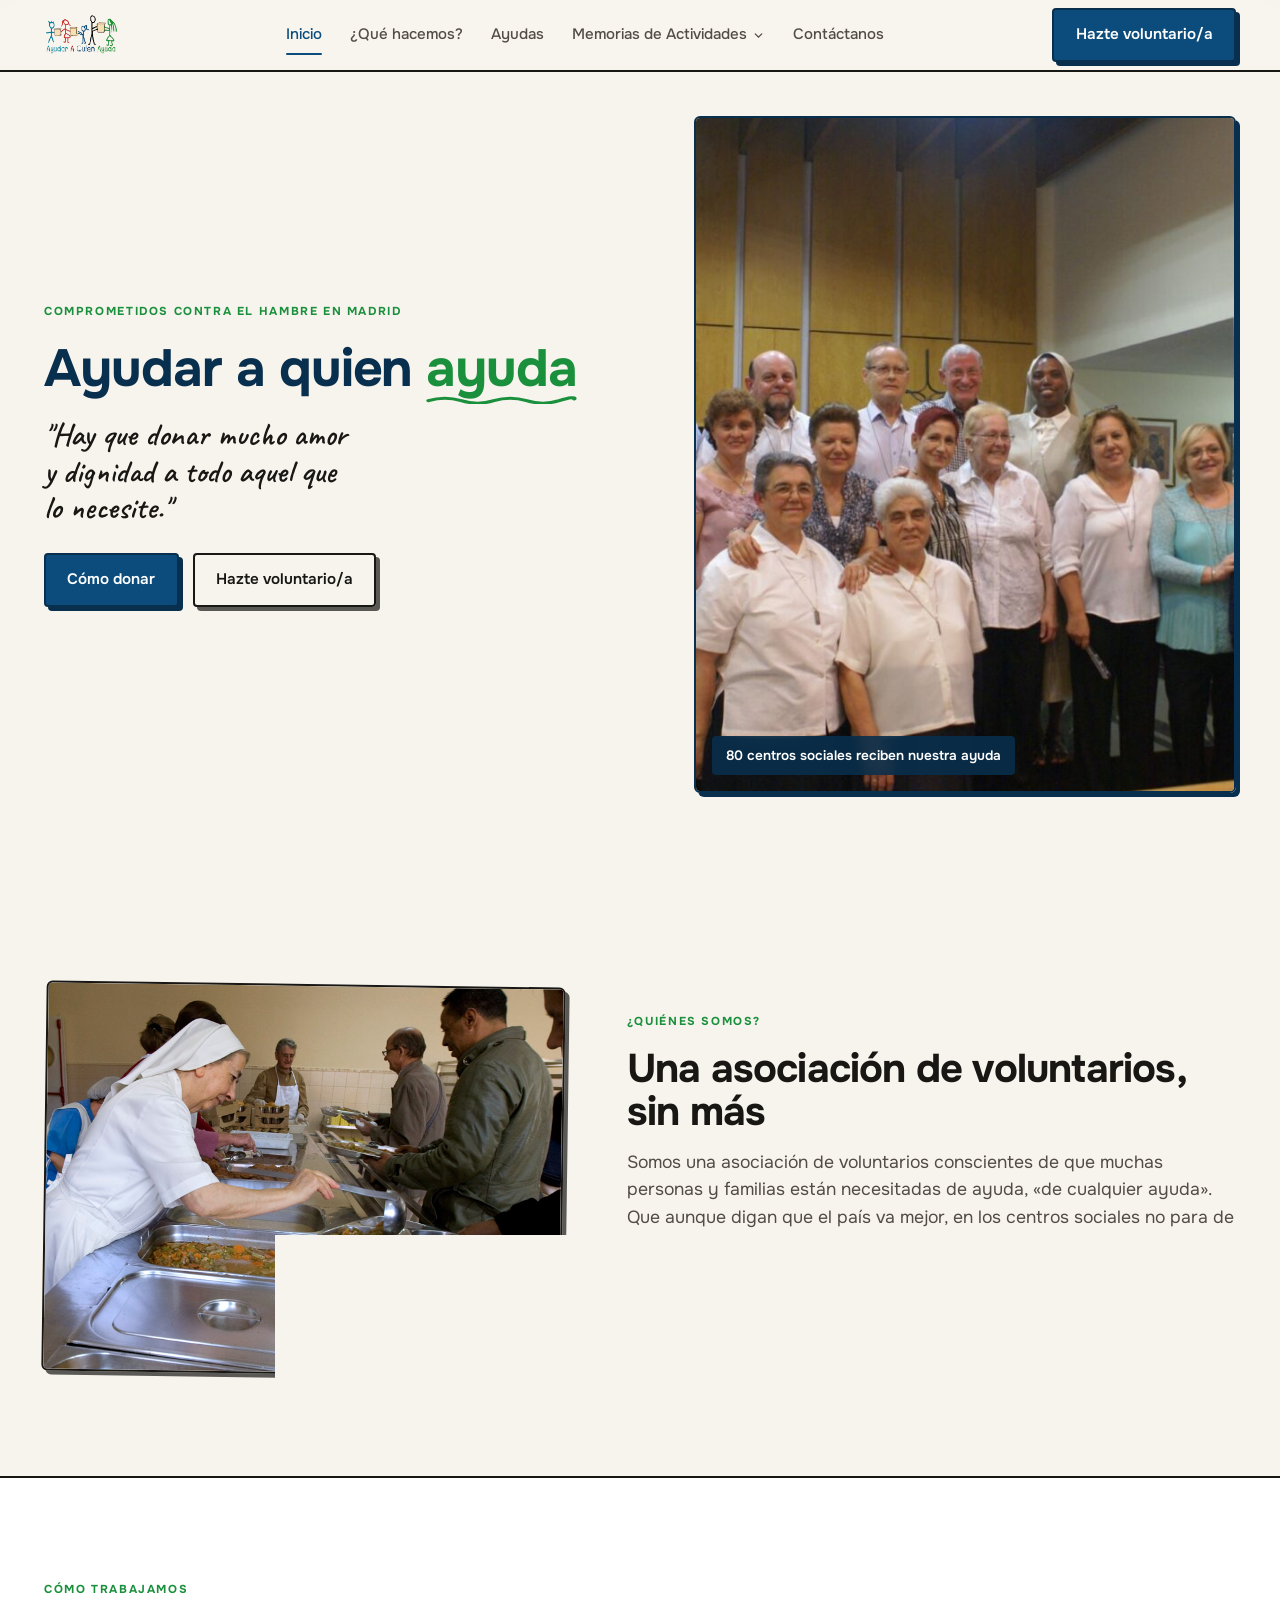
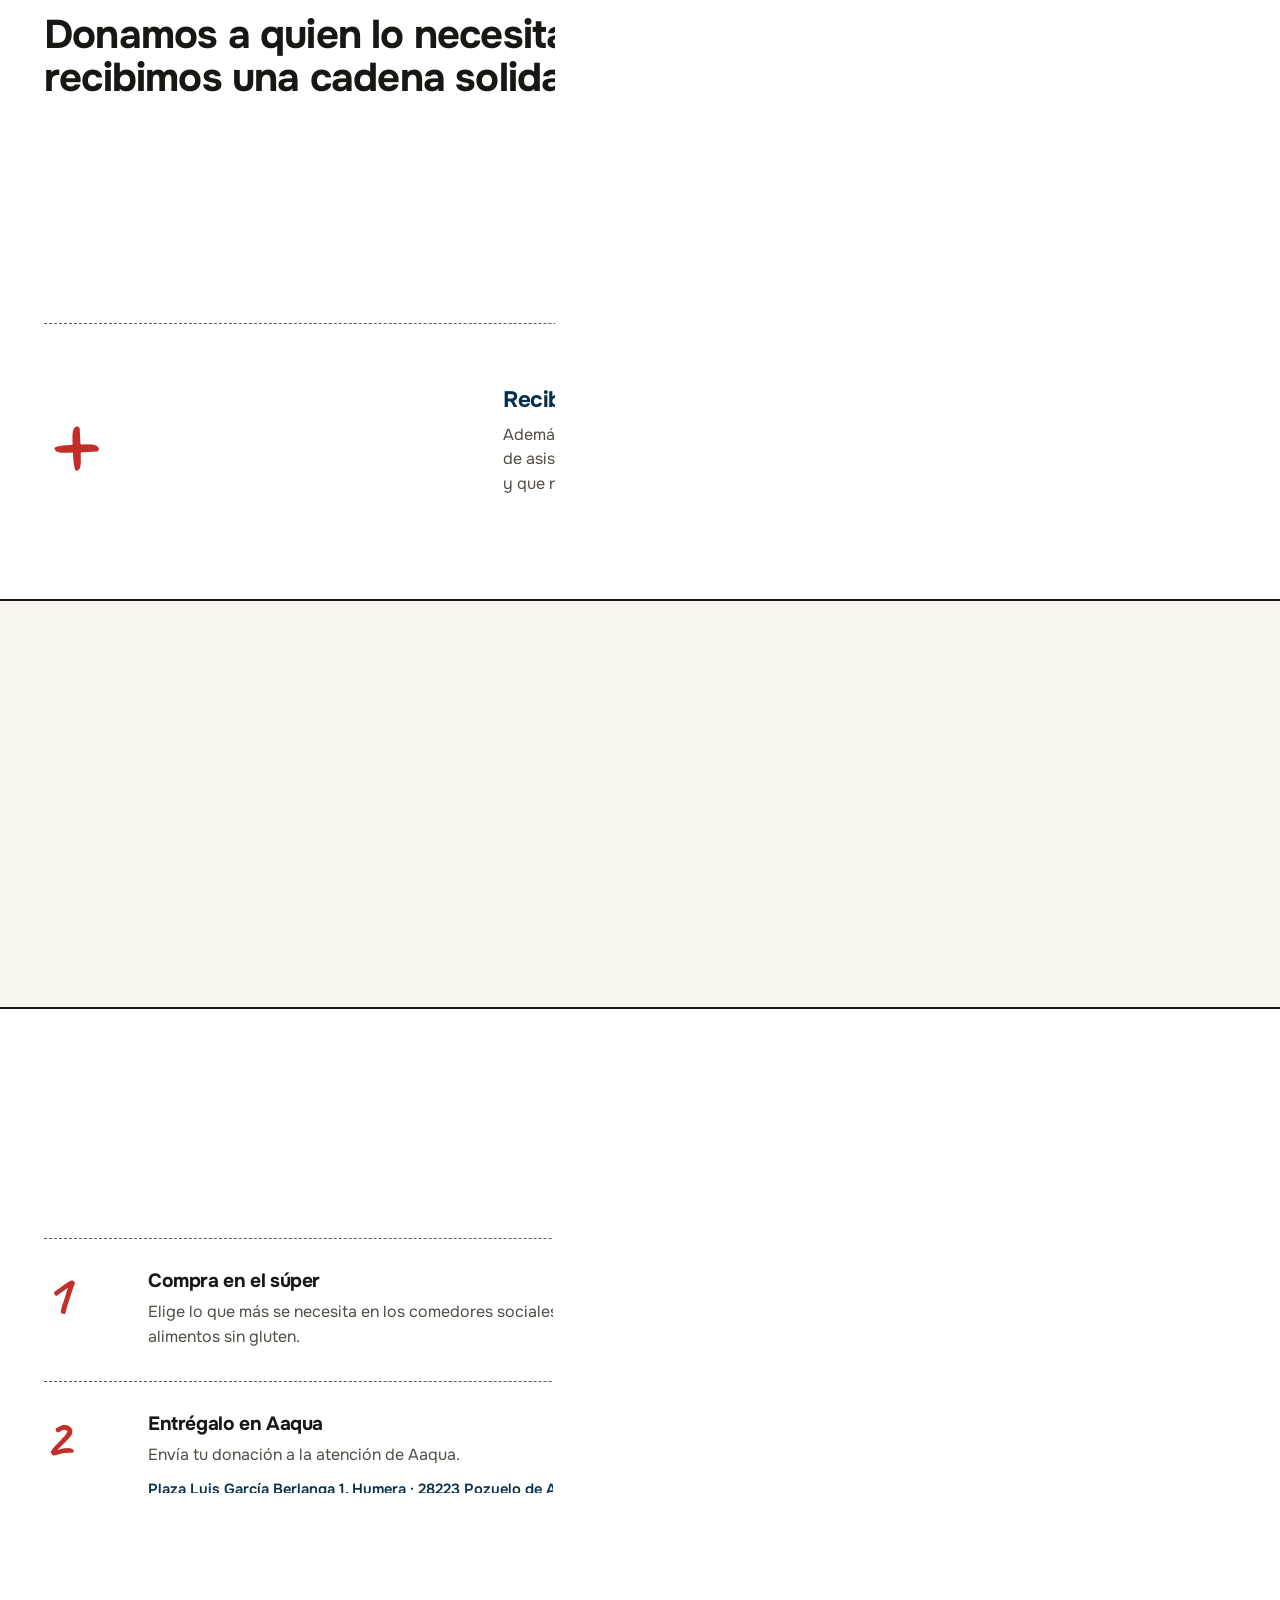
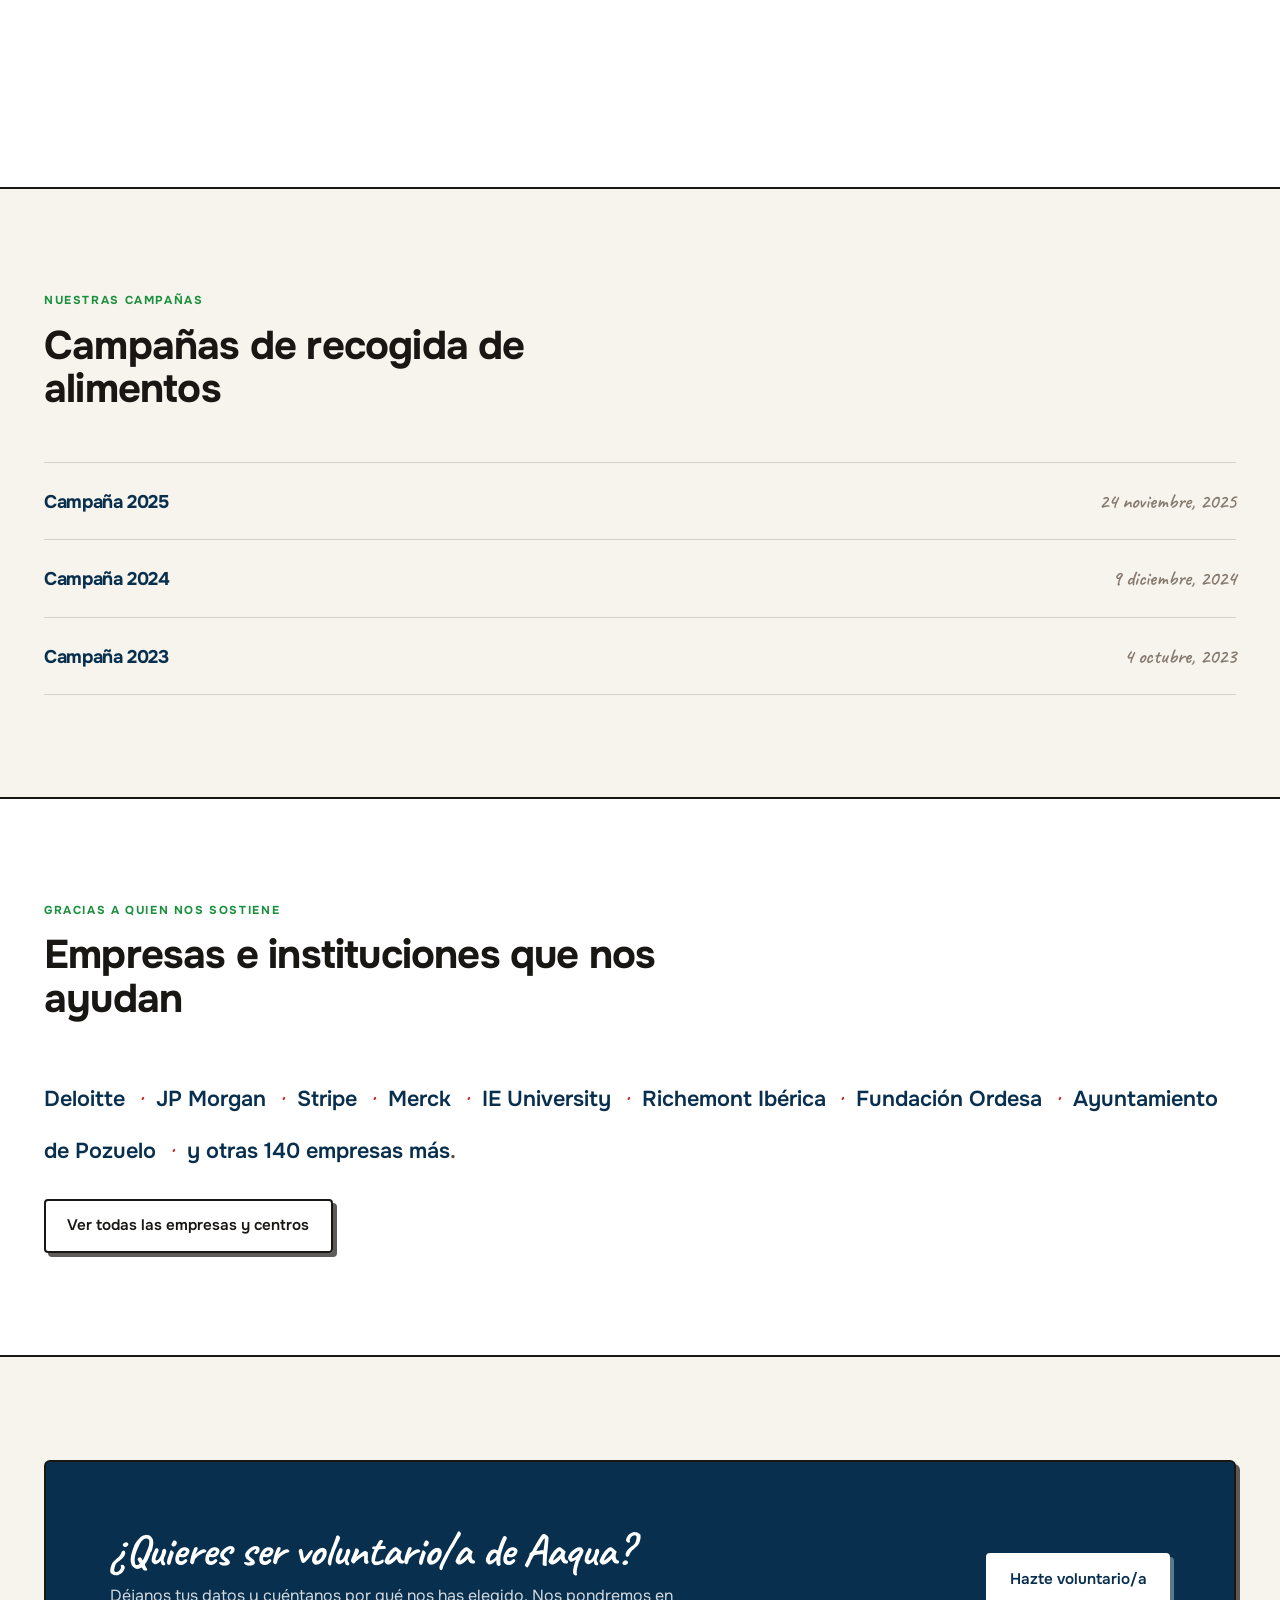
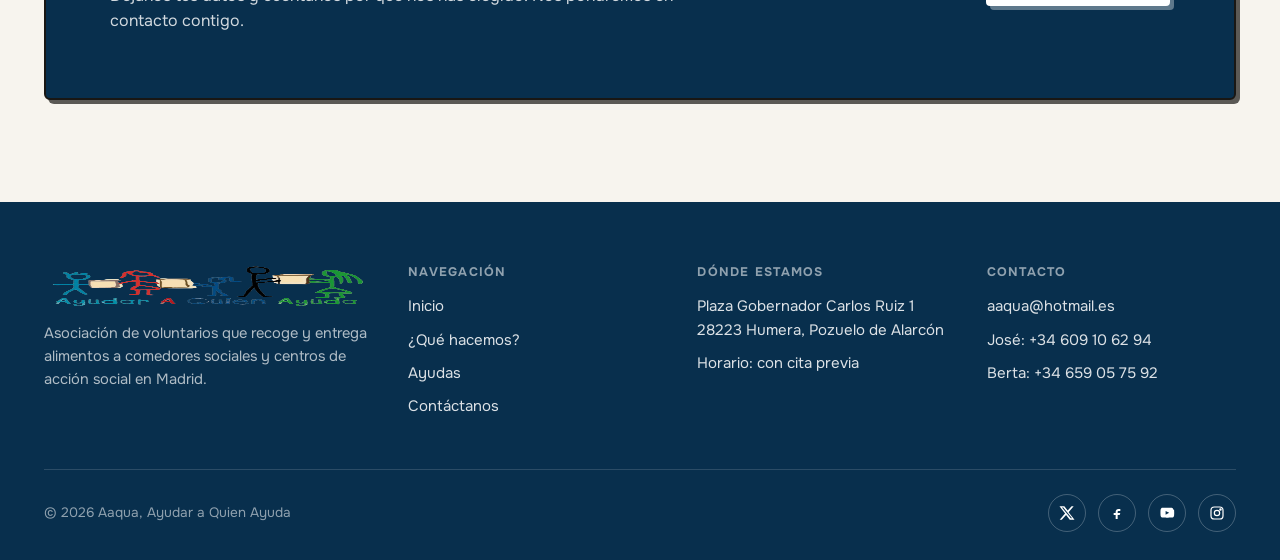
<file: index.html>
<!doctype html>
<html lang="es">
<head>
<meta charset="utf-8" />
<meta name="viewport" content="width=device-width, initial-scale=1" />
<title>Aaqua - Ayudar a Quien Ayuda</title>
<meta name="description" content="Asociación de voluntarios que recoge y entrega alimentos a 80 comedores sociales y centros de acción social en Madrid. Dona, ayuda o hazte voluntario." />
<link rel="icon" href="assets/img/logo.png" />
<link rel="stylesheet" href="css/style.css" />
</head>
<body>
<a class="skip-link" href="#main">Saltar al contenido</a>

<header class="site-header">
  <div class="wrap">
    <a class="brand" href="index.html">
      <img src="assets/img/logo.png" alt="Aaqua, Ayudar a Quien Ayuda" />
    </a>
    <nav class="nav-links" aria-label="Principal">
      <a href="index.html" aria-current="page">Inicio</a>
      <a href="que-hacemos.html">¿Qué hacemos?</a>
      <a href="ayudas.html">Ayudas</a>
      <div class="nav-dropdown" data-dropdown>
        <button type="button" aria-haspopup="true" aria-expanded="false">
          Memorias de Actividades
          <svg viewBox="0 0 20 20" fill="none" stroke="currentColor" stroke-width="2" stroke-linecap="round"><path d="M5 7.5 10 12.5 15 7.5"/></svg>
        </button>
        <div class="nav-dropdown-menu">
          <a href="http://www.aaqua.es/wp-content/uploads/2026/06/MEMORIA-ACTIVIDADES-2025.pdf" target="_blank" rel="noopener">Memoria 2025</a>
          <a href="http://www.aaqua.es/wp-content/uploads/2025/03/MEMORIA-ACTIVIDADES_2024.pdf" target="_blank" rel="noopener">Memoria 2024</a>
          <a href="http://www.aaqua.es/wp-content/uploads/2024/12/MEMORIA-ACTIVIDADES_2023_2.pdf" target="_blank" rel="noopener">Memoria 2023</a>
          <a href="http://www.aaqua.es/wp-content/uploads/2024/12/MEMORIA-ACTIVIDADES_2022.pdf" target="_blank" rel="noopener">Memoria 2022</a>
          <a href="http://www.aaqua.es/wp-content/uploads/2024/12/MEMORIA-ACTIVIDADES_2021.pdf" target="_blank" rel="noopener">Memoria 2021</a>
        </div>
      </div>
      <a href="contacto.html">Contáctanos</a>
    </nav>
    <div class="nav-cta">
      <a class="btn btn-primary" href="contacto.html"><span class="btn-primary-label">Hazte voluntario/a</span></a>
      <button class="nav-toggle" type="button" data-nav-toggle aria-expanded="false" aria-controls="mobile-panel" aria-label="Abrir menú">
        <svg viewBox="0 0 24 24" fill="none" stroke="currentColor" stroke-width="1.8" stroke-linecap="round"><path d="M3 6h18M3 12h18M3 18h18"/></svg>
      </button>
    </div>
  </div>
</header>

<div class="mobile-panel" id="mobile-panel" data-mobile-panel>
  <a class="btn btn-primary mobile-cta" href="contacto.html" style="display:flex; justify-content:center; margin-bottom:18px;">Hazte voluntario/a</a>
  <a href="index.html">Inicio</a>
  <a href="que-hacemos.html">¿Qué hacemos?</a>
  <a href="ayudas.html">Ayudas</a>
  <a href="#memorias">Memorias de Actividades</a>
  <div class="mobile-sub">
    <a href="http://www.aaqua.es/wp-content/uploads/2026/06/MEMORIA-ACTIVIDADES-2025.pdf" target="_blank" rel="noopener">Memoria 2025</a>
    <a href="http://www.aaqua.es/wp-content/uploads/2025/03/MEMORIA-ACTIVIDADES_2024.pdf" target="_blank" rel="noopener">Memoria 2024</a>
    <a href="http://www.aaqua.es/wp-content/uploads/2024/12/MEMORIA-ACTIVIDADES_2023_2.pdf" target="_blank" rel="noopener">Memoria 2023</a>
  </div>
  <a href="contacto.html">Contáctanos</a>
</div>

<main id="main">

  <section class="hero">
    <div class="wrap">
      <div class="hero-copy">
        <span class="eyebrow">Comprometidos contra el hambre en Madrid</span>
        <h1 class="stagger-text">
          <span class="stagger-word">Ayudar</span>
          <span class="stagger-word">a</span>
          <span class="stagger-word">quien</span>
          <span class="stagger-word accent">ayuda
            <svg class="squiggle" viewBox="0 0 120 12" preserveAspectRatio="none" aria-hidden="true"><path d="M2 8 Q 15 2, 28 8 T 54 8 T 80 8 T 106 8 T 118 6" stroke="#1a8f3c"/></svg>
          </span>
        </h1>
        <p class="hero-quote">"Hay que donar mucho amor y dignidad a todo aquel que lo necesite."</p>
        <div class="hero-actions">
          <a class="btn btn-primary" href="#como-donar">Cómo donar</a>
          <a class="btn btn-ghost" href="contacto.html">Hazte voluntario/a</a>
        </div>
      </div>
      <div class="hero-media" data-reveal>
        <img src="assets/img/hero-grupo.jpg" alt="Voluntarios de Aaqua preparando donaciones de alimentos" />
        <span class="hero-media-tag">80 centros sociales reciben nuestra ayuda</span>
      </div>
    </div>
  </section>

  <section id="quienes-somos">
    <div class="wrap split" data-reveal>
      <div class="split-media">
        <img src="assets/img/comedor-2.jpg" alt="Una religiosa sirve comida a los usuarios de un comedor social apoyado por Aaqua" />
      </div>
      <div class="split-copy">
        <span class="eyebrow">¿Quiénes somos?</span>
        <h2 class="section-title">Una asociación de voluntarios, sin más</h2>
        <p class="lede">Somos una asociación de voluntarios conscientes de que muchas personas y familias están necesitadas de ayuda, «de cualquier ayuda». Que aunque digan que el país va mejor, en los centros sociales no para de incrementar la demanda de auxilio.</p>
        <p>Creemos que no podemos ser pasivos, que hay que hacer algo. Así que habiendo ya trabajado y organizado otras campañas de recogida de alimentos, decidimos ponernos otra vez en marcha con el nombre de «Ayudar a Quien Ayuda».</p>
      </div>
    </div>
  </section>

  <section class="section-alt">
    <div class="wrap">
      <div class="section-head" data-reveal>
        <span class="eyebrow">Cómo trabajamos</span>
        <h2 class="section-title">Donamos a quien lo necesita, y recibimos una cadena solidaria</h2>
      </div>
      <div class="stat-block" data-reveal>
        <span class="stat-num">80</span>
        <div class="stat-copy">
          <h3>Donamos a quien lo necesita</h3>
          <p>Proveemos a 80 centros religiosos y de acción social. Centros que acogen y dan ayuda a las personas y familias sin recursos, que necesitan dignidad e ilusión para seguir luchando por salir adelante, y sobre todo esperanza porque estos malos tiempos pasarán.</p>
        </div>
      </div>
      <div class="stat-block" data-reveal>
        <span class="stat-num hand" style="color: var(--red);">+</span>
        <div class="stat-copy">
          <h3>Recibimos una cadena solidaria</h3>
          <p>Además de las donaciones, recibimos algo que no es cuantificable pero sí muy sentido: el apoyo de asistentes sociales, religiosas, sacerdotes y voluntarios que cada día trabajan en esos centros, y que nos demuestran que la cadena solidaria funciona.</p>
        </div>
      </div>
    </div>
  </section>

  <section>
    <div class="wrap">
      <div class="section-head" data-reveal>
        <span class="eyebrow">Algunos comedores sociales</span>
        <h2 class="section-title">A dónde llega tu donación</h2>
      </div>
      <ul class="centers-list" data-reveal>
        <li>Comedor Ave María</li>
        <li>Misioneras de Jesús, María y José</li>
        <li>Comedor María Inmaculada</li>
        <li>C. Santiago Masarnau</li>
      </ul>
    </div>
  </section>

  <section id="como-donar" class="section-alt">
    <div class="wrap">
      <div class="section-head" data-reveal>
        <span class="eyebrow">Cómo donar</span>
        <h2 class="section-title">Tres pasos sencillos para ayudar</h2>
      </div>
      <div class="steps" data-reveal>
        <div class="step">
          <span class="step-num hand">1</span>
          <div>
            <h3>Compra en el súper</h3>
            <p>Elige lo que más se necesita en los comedores sociales: alimentos no perecederos, desayunos, higiene personal, alimentos para bebés o alimentos sin gluten.</p>
          </div>
        </div>
        <div class="step">
          <span class="step-num hand">2</span>
          <div>
            <h3>Entrégalo en Aaqua</h3>
            <p>Envía tu donación a la atención de Aaqua.</p>
            <p class="step-detail">Plaza Luis García Berlanga 1, Humera · 28223 Pozuelo de Alarcón. Lunes a viernes, 9:00 a 14:00h, avisando antes.</p>
          </div>
        </div>
        <div class="step">
          <span class="step-num hand">3</span>
          <div>
            <h3>Avísanos</h3>
            <p>Indica tu nombre y tu teléfono. Al recibir tu donación te llamaremos y te enviaremos una foto para confirmarlo y agradecerte.</p>
            <p class="step-detail">José: +34 609 10 62 94 · Berta: +34 659 05 75 92 · aaqua@hotmail.es</p>
          </div>
        </div>
      </div>
    </div>
  </section>

  <section>
    <div class="wrap">
      <div class="section-head" data-reveal>
        <span class="eyebrow">Nuestras campañas</span>
        <h2 class="section-title">Campañas de recogida de alimentos</h2>
      </div>
      <div class="campaigns" data-reveal>
        <div class="campaign-row">
          <h3>Campaña 2025</h3>
          <span class="campaign-date">24 noviembre, 2025</span>
        </div>
        <div class="campaign-row">
          <h3>Campaña 2024</h3>
          <span class="campaign-date">9 diciembre, 2024</span>
        </div>
        <div class="campaign-row">
          <h3>Campaña 2023</h3>
          <span class="campaign-date">4 octubre, 2023</span>
        </div>
      </div>
    </div>
  </section>

  <section class="section-alt">
    <div class="wrap">
      <div class="section-head" data-reveal>
        <span class="eyebrow">Gracias a quien nos sostiene</span>
        <h2 class="section-title">Empresas e instituciones que nos ayudan</h2>
      </div>
      <p class="logo-flow" data-reveal>
        <span>Deloitte</span><i class="sep">·</i><span>JP Morgan</span><i class="sep">·</i><span>Stripe</span><i class="sep">·</i><span>Merck</span><i class="sep">·</i><span>IE University</span><i class="sep">·</i><span>Richemont Ibérica</span><i class="sep">·</i><span>Fundación Ordesa</span><i class="sep">·</i><span>Ayuntamiento de Pozuelo</span><i class="sep">·</i><span>y otras 140 empresas más</span>.
      </p>
      <div style="margin-top: 24px;" data-reveal>
        <a class="btn btn-ghost" href="ayudas.html">Ver todas las empresas y centros</a>
      </div>
    </div>
  </section>

  <section>
    <div class="wrap">
      <div class="cta-banner" data-reveal>
        <div>
          <h2>¿Quieres ser voluntario/a de Aaqua?</h2>
          <p>Déjanos tus datos y cuéntanos por qué nos has elegido. Nos pondremos en contacto contigo.</p>
        </div>
        <a class="btn btn-on-navy" href="contacto.html">Hazte voluntario/a</a>
      </div>
    </div>
  </section>

</main>

<footer class="site-footer">
  <div class="wrap">
    <div class="footer-top">
      <div class="footer-brand">
        <img src="assets/img/logo.png" alt="Aaqua, Ayudar a Quien Ayuda" />
        <p>Asociación de voluntarios que recoge y entrega alimentos a comedores sociales y centros de acción social en Madrid.</p>
      </div>
      <div class="footer-col">
        <h4>Navegación</h4>
        <a href="index.html">Inicio</a>
        <a href="que-hacemos.html">¿Qué hacemos?</a>
        <a href="ayudas.html">Ayudas</a>
        <a href="contacto.html">Contáctanos</a>
      </div>
      <div class="footer-col">
        <h4>Dónde estamos</h4>
        <p>Plaza Gobernador Carlos Ruiz 1<br />28223 Humera, Pozuelo de Alarcón</p>
        <p>Horario: con cita previa</p>
      </div>
      <div class="footer-col">
        <h4>Contacto</h4>
        <a href="mailto:aaqua@hotmail.es">aaqua@hotmail.es</a>
        <a href="tel:+34609106294">José: +34 609 10 62 94</a>
        <a href="tel:+34659057592">Berta: +34 659 05 75 92</a>
      </div>
    </div>
    <div class="footer-bottom">
      <p>© <span data-year>2026</span> Aaqua, Ayudar a Quien Ayuda</p>
      <div class="social-row" aria-label="Redes sociales">
        <a href="https://x.com" target="_blank" rel="noopener" aria-label="X (Twitter)"><svg viewBox="0 0 24 24" fill="currentColor"><path d="M18.9 2H22l-7.6 8.7L23.3 22h-7.1l-5.6-7-6.4 7H1l8.1-9.3L0.7 2h7.3l5 6.4L18.9 2Zm-1.2 18h1.9L6.4 3.9H4.4L17.7 20Z"/></svg></a>
        <a href="https://facebook.com" target="_blank" rel="noopener" aria-label="Facebook"><svg viewBox="0 0 24 24" fill="currentColor"><path d="M14 9h3V6h-3c-2.2 0-4 1.8-4 4v2H7v3h3v6h3v-6h3l1-3h-4v-2c0-.6.4-1 1-1Z"/></svg></a>
        <a href="https://youtube.com" target="_blank" rel="noopener" aria-label="YouTube"><svg viewBox="0 0 24 24" fill="currentColor"><path d="M21.6 7.2s-.2-1.5-.8-2.1c-.8-.8-1.7-.8-2.1-.9C15.9 4 12 4 12 4s-3.9 0-6.7.2c-.4 0-1.3.1-2.1.9-.6.6-.8 2.1-.8 2.1S2.2 9 2.2 10.7v1.6c0 1.7.2 3.5.2 3.5s.2 1.5.8 2.1c.8.8 1.9.8 2.3.9 1.7.2 7.5.2 7.5.2s3.9 0 6.7-.2c.4 0 1.3-.1 2.1-.9.6-.6.8-2.1.8-2.1s.2-1.8.2-3.5v-1.6c0-1.7-.2-3.5-.2-3.5ZM9.9 14.6V8.9l5.4 2.9-5.4 2.8Z"/></svg></a>
        <a href="https://instagram.com" target="_blank" rel="noopener" aria-label="Instagram"><svg viewBox="0 0 24 24" fill="none" stroke="currentColor" stroke-width="1.8"><rect x="3" y="3" width="18" height="18" rx="5"/><circle cx="12" cy="12" r="4"/><circle cx="17.2" cy="6.8" r="1"/></svg></a>
      </div>
    </div>
  </div>
</footer>

<script src="js/main.js"></script>
</body>
</html>
</file>
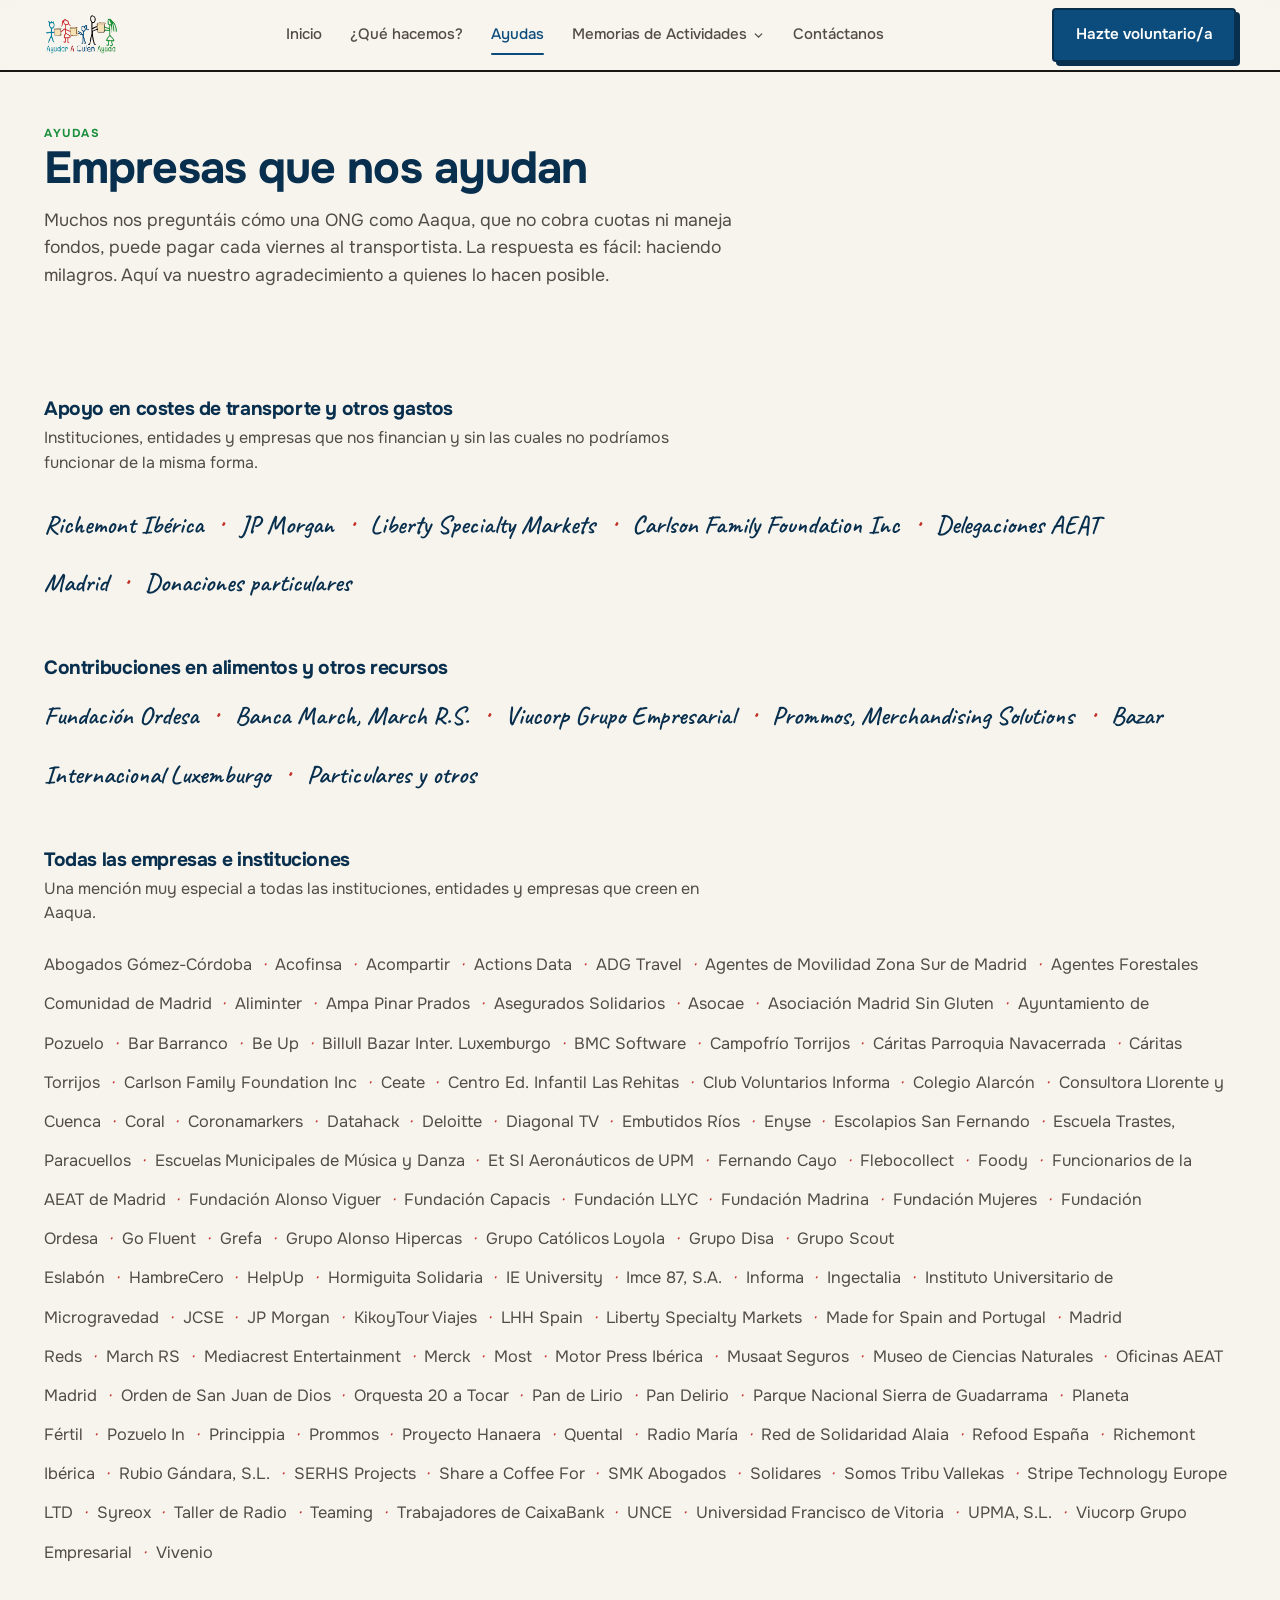
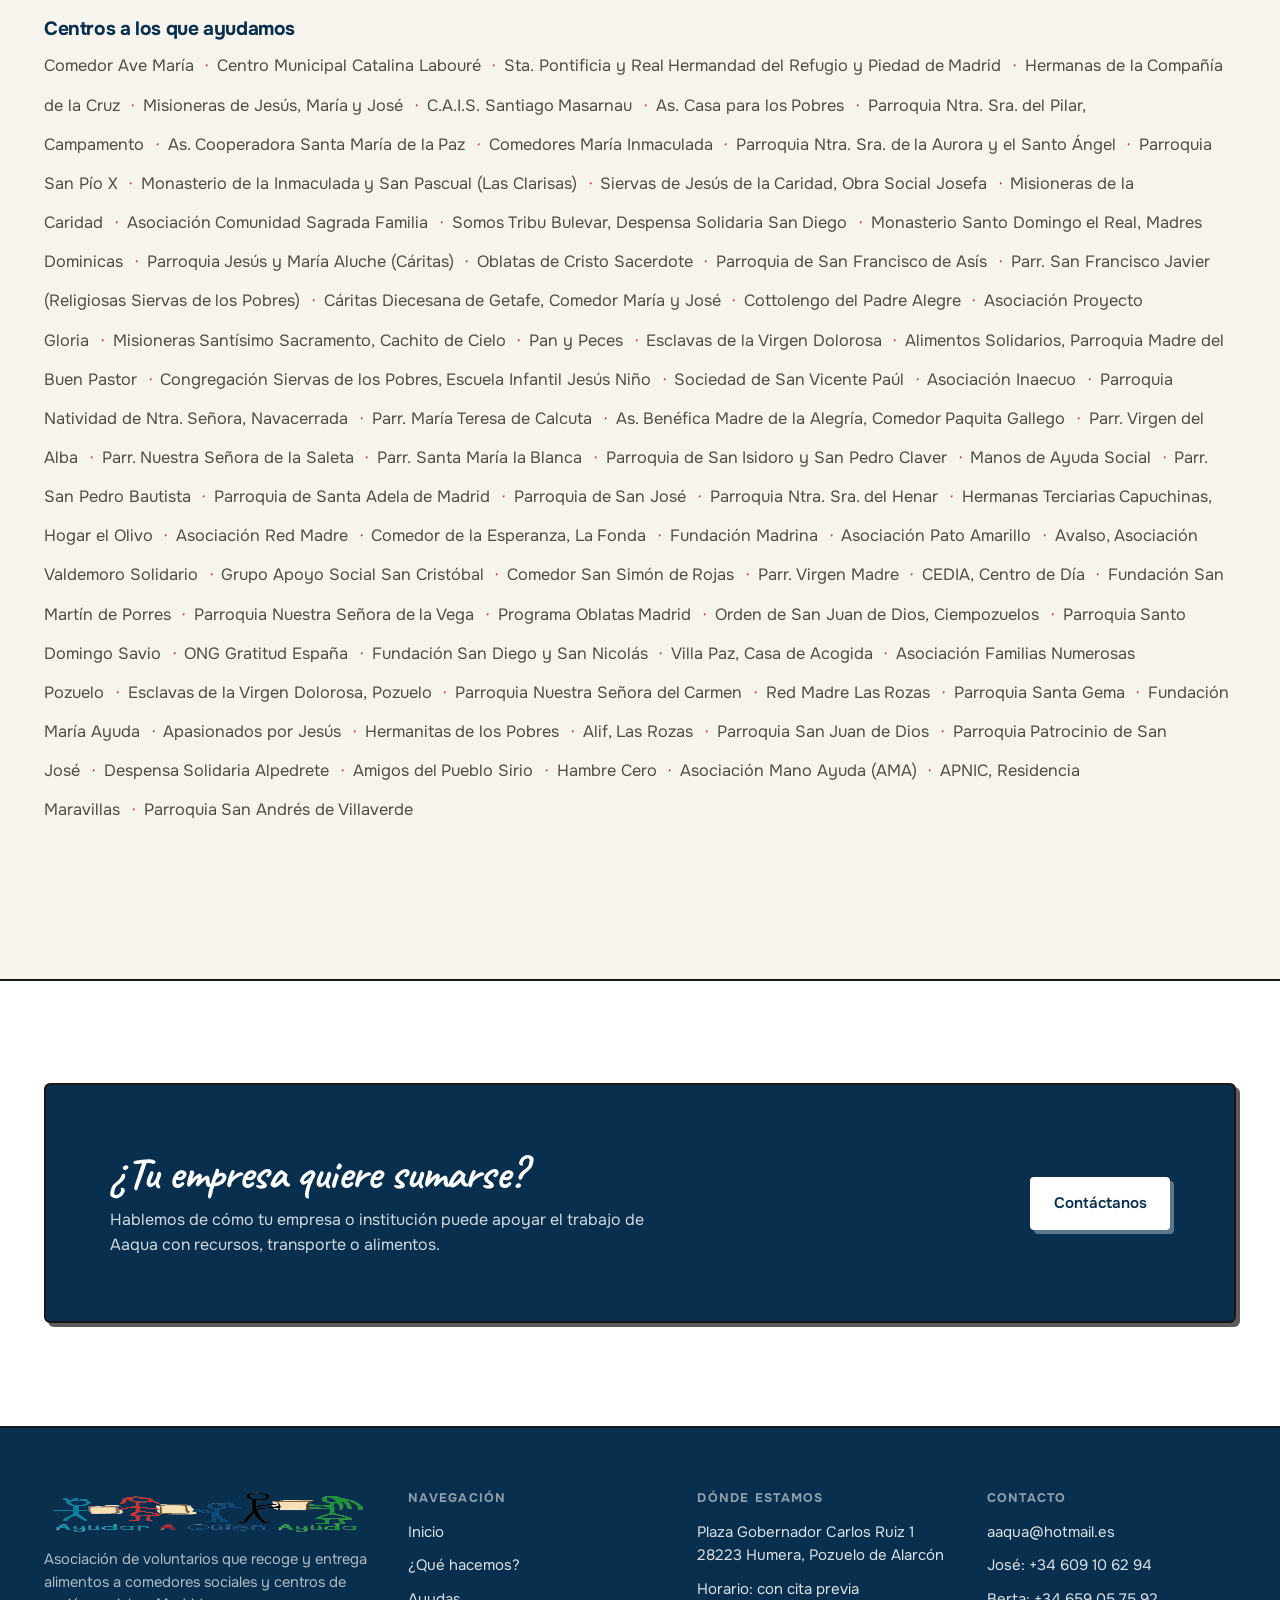
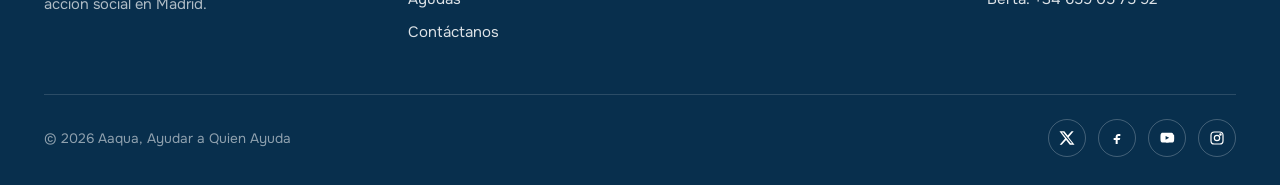
<file: ayudas.html>
<!doctype html>
<html lang="es">
<head>
<meta charset="utf-8" />
<meta name="viewport" content="width=device-width, initial-scale=1" />
<title>Ayudas - Aaqua</title>
<meta name="description" content="Empresas, instituciones y centros sociales que hacen posible el trabajo de Aaqua en Madrid." />
<link rel="icon" href="assets/img/logo.png" />
<link rel="stylesheet" href="css/style.css" />
</head>
<body>
<a class="skip-link" href="#main">Saltar al contenido</a>

<header class="site-header">
  <div class="wrap">
    <a class="brand" href="index.html">
      <img src="assets/img/logo.png" alt="Aaqua, Ayudar a Quien Ayuda" />
    </a>
    <nav class="nav-links" aria-label="Principal">
      <a href="index.html">Inicio</a>
      <a href="que-hacemos.html">¿Qué hacemos?</a>
      <a href="ayudas.html" aria-current="page">Ayudas</a>
      <div class="nav-dropdown" data-dropdown>
        <button type="button" aria-haspopup="true" aria-expanded="false">
          Memorias de Actividades
          <svg viewBox="0 0 20 20" fill="none" stroke="currentColor" stroke-width="2" stroke-linecap="round"><path d="M5 7.5 10 12.5 15 7.5"/></svg>
        </button>
        <div class="nav-dropdown-menu">
          <a href="http://www.aaqua.es/wp-content/uploads/2026/06/MEMORIA-ACTIVIDADES-2025.pdf" target="_blank" rel="noopener">Memoria 2025</a>
          <a href="http://www.aaqua.es/wp-content/uploads/2025/03/MEMORIA-ACTIVIDADES_2024.pdf" target="_blank" rel="noopener">Memoria 2024</a>
          <a href="http://www.aaqua.es/wp-content/uploads/2024/12/MEMORIA-ACTIVIDADES_2023_2.pdf" target="_blank" rel="noopener">Memoria 2023</a>
          <a href="http://www.aaqua.es/wp-content/uploads/2024/12/MEMORIA-ACTIVIDADES_2022.pdf" target="_blank" rel="noopener">Memoria 2022</a>
          <a href="http://www.aaqua.es/wp-content/uploads/2024/12/MEMORIA-ACTIVIDADES_2021.pdf" target="_blank" rel="noopener">Memoria 2021</a>
        </div>
      </div>
      <a href="contacto.html">Contáctanos</a>
    </nav>
    <div class="nav-cta">
      <a class="btn btn-primary" href="contacto.html"><span class="btn-primary-label">Hazte voluntario/a</span></a>
      <button class="nav-toggle" type="button" data-nav-toggle aria-expanded="false" aria-controls="mobile-panel" aria-label="Abrir menú">
        <svg viewBox="0 0 24 24" fill="none" stroke="currentColor" stroke-width="1.8" stroke-linecap="round"><path d="M3 6h18M3 12h18M3 18h18"/></svg>
      </button>
    </div>
  </div>
</header>

<div class="mobile-panel" id="mobile-panel" data-mobile-panel>
  <a class="btn btn-primary mobile-cta" href="contacto.html" style="display:flex; justify-content:center; margin-bottom:18px;">Hazte voluntario/a</a>
  <a href="index.html">Inicio</a>
  <a href="que-hacemos.html">¿Qué hacemos?</a>
  <a href="ayudas.html">Ayudas</a>
  <a href="contacto.html">Contáctanos</a>
</div>

<main id="main">

  <section class="page-hero">
    <div class="wrap">
      <span class="eyebrow">Ayudas</span>
      <h1>Empresas que nos ayudan</h1>
      <p class="lede">Muchos nos preguntáis cómo una ONG como Aaqua, que no cobra cuotas ni maneja fondos, puede pagar cada viernes al transportista. La respuesta es fácil: haciendo milagros. Aquí va nuestro agradecimiento a quienes lo hacen posible.</p>
    </div>
  </section>

  <section>
    <div class="wrap">

      <div class="directory-group" data-reveal>
        <h3>Apoyo en costes de transporte y otros gastos</h3>
        <p class="directory-note">Instituciones, entidades y empresas que nos financian y sin las cuales no podríamos funcionar de la misma forma.</p>
        <p class="directory-featured">Richemont Ibérica<i class="sep">·</i>JP Morgan<i class="sep">·</i>Liberty Specialty Markets<i class="sep">·</i>Carlson Family Foundation Inc<i class="sep">·</i>Delegaciones AEAT Madrid<i class="sep">·</i>Donaciones particulares</p>
      </div>

      <div class="directory-group" data-reveal>
        <h3>Contribuciones en alimentos y otros recursos</h3>
        <p class="directory-featured">Fundación Ordesa<i class="sep">·</i>Banca March, March R.S.<i class="sep">·</i>Viucorp Grupo Empresarial<i class="sep">·</i>Prommos, Merchandising Solutions<i class="sep">·</i>Bazar Internacional Luxemburgo<i class="sep">·</i>Particulares y otros</p>
      </div>

      <div class="directory-group" data-reveal>
        <h3>Todas las empresas e instituciones</h3>
        <p class="directory-note">Una mención muy especial a todas las instituciones, entidades y empresas que creen en Aaqua.</p>
        <p class="flow-text">Abogados Gómez-Córdoba<i class="sep">·</i>Acofinsa<i class="sep">·</i>Acompartir<i class="sep">·</i>Actions Data<i class="sep">·</i>ADG Travel<i class="sep">·</i>Agentes de Movilidad Zona Sur de Madrid<i class="sep">·</i>Agentes Forestales Comunidad de Madrid<i class="sep">·</i>Aliminter<i class="sep">·</i>Ampa Pinar Prados<i class="sep">·</i>Asegurados Solidarios<i class="sep">·</i>Asocae<i class="sep">·</i>Asociación Madrid Sin Gluten<i class="sep">·</i>Ayuntamiento de Pozuelo<i class="sep">·</i>Bar Barranco<i class="sep">·</i>Be Up<i class="sep">·</i>Billull Bazar Inter. Luxemburgo<i class="sep">·</i>BMC Software<i class="sep">·</i>Campofrío Torrijos<i class="sep">·</i>Cáritas Parroquia Navacerrada<i class="sep">·</i>Cáritas Torrijos<i class="sep">·</i>Carlson Family Foundation Inc<i class="sep">·</i>Ceate<i class="sep">·</i>Centro Ed. Infantil Las Rehitas<i class="sep">·</i>Club Voluntarios Informa<i class="sep">·</i>Colegio Alarcón<i class="sep">·</i>Consultora Llorente y Cuenca<i class="sep">·</i>Coral<i class="sep">·</i>Coronamarkers<i class="sep">·</i>Datahack<i class="sep">·</i>Deloitte<i class="sep">·</i>Diagonal TV<i class="sep">·</i>Embutidos Ríos<i class="sep">·</i>Enyse<i class="sep">·</i>Escolapios San Fernando<i class="sep">·</i>Escuela Trastes, Paracuellos<i class="sep">·</i>Escuelas Municipales de Música y Danza<i class="sep">·</i>Et SI Aeronáuticos de UPM<i class="sep">·</i>Fernando Cayo<i class="sep">·</i>Flebocollect<i class="sep">·</i>Foody<i class="sep">·</i>Funcionarios de la AEAT de Madrid<i class="sep">·</i>Fundación Alonso Viguer<i class="sep">·</i>Fundación Capacis<i class="sep">·</i>Fundación LLYC<i class="sep">·</i>Fundación Madrina<i class="sep">·</i>Fundación Mujeres<i class="sep">·</i>Fundación Ordesa<i class="sep">·</i>Go Fluent<i class="sep">·</i>Grefa<i class="sep">·</i>Grupo Alonso Hipercas<i class="sep">·</i>Grupo Católicos Loyola<i class="sep">·</i>Grupo Disa<i class="sep">·</i>Grupo Scout Eslabón<i class="sep">·</i>HambreCero<i class="sep">·</i>HelpUp<i class="sep">·</i>Hormiguita Solidaria<i class="sep">·</i>IE University<i class="sep">·</i>Imce 87, S.A.<i class="sep">·</i>Informa<i class="sep">·</i>Ingectalia<i class="sep">·</i>Instituto Universitario de Microgravedad<i class="sep">·</i>JCSE<i class="sep">·</i>JP Morgan<i class="sep">·</i>KikoyTour Viajes<i class="sep">·</i>LHH Spain<i class="sep">·</i>Liberty Specialty Markets<i class="sep">·</i>Made for Spain and Portugal<i class="sep">·</i>Madrid Reds<i class="sep">·</i>March RS<i class="sep">·</i>Mediacrest Entertainment<i class="sep">·</i>Merck<i class="sep">·</i>Most<i class="sep">·</i>Motor Press Ibérica<i class="sep">·</i>Musaat Seguros<i class="sep">·</i>Museo de Ciencias Naturales<i class="sep">·</i>Oficinas AEAT Madrid<i class="sep">·</i>Orden de San Juan de Dios<i class="sep">·</i>Orquesta 20 a Tocar<i class="sep">·</i>Pan de Lirio<i class="sep">·</i>Pan Delirio<i class="sep">·</i>Parque Nacional Sierra de Guadarrama<i class="sep">·</i>Planeta Fértil<i class="sep">·</i>Pozuelo In<i class="sep">·</i>Princippia<i class="sep">·</i>Prommos<i class="sep">·</i>Proyecto Hanaera<i class="sep">·</i>Quental<i class="sep">·</i>Radio María<i class="sep">·</i>Red de Solidaridad Alaia<i class="sep">·</i>Refood España<i class="sep">·</i>Richemont Ibérica<i class="sep">·</i>Rubio Gándara, S.L.<i class="sep">·</i>SERHS Projects<i class="sep">·</i>Share a Coffee For<i class="sep">·</i>SMK Abogados<i class="sep">·</i>Solidares<i class="sep">·</i>Somos Tribu Vallekas<i class="sep">·</i>Stripe Technology Europe LTD<i class="sep">·</i>Syreox<i class="sep">·</i>Taller de Radio<i class="sep">·</i>Teaming<i class="sep">·</i>Trabajadores de CaixaBank<i class="sep">·</i>UNCE<i class="sep">·</i>Universidad Francisco de Vitoria<i class="sep">·</i>UPMA, S.L.<i class="sep">·</i>Viucorp Grupo Empresarial<i class="sep">·</i>Vivenio</p>
      </div>

      <div class="directory-group" data-reveal>
        <h3>Centros a los que ayudamos</h3>
        <p class="flow-text">Comedor Ave María<i class="sep">·</i>Centro Municipal Catalina Labouré<i class="sep">·</i>Sta. Pontificia y Real Hermandad del Refugio y Piedad de Madrid<i class="sep">·</i>Hermanas de la Compañía de la Cruz<i class="sep">·</i>Misioneras de Jesús, María y José<i class="sep">·</i>C.A.I.S. Santiago Masarnau<i class="sep">·</i>As. Casa para los Pobres<i class="sep">·</i>Parroquia Ntra. Sra. del Pilar, Campamento<i class="sep">·</i>As. Cooperadora Santa María de la Paz<i class="sep">·</i>Comedores María Inmaculada<i class="sep">·</i>Parroquia Ntra. Sra. de la Aurora y el Santo Ángel<i class="sep">·</i>Parroquia San Pío X<i class="sep">·</i>Monasterio de la Inmaculada y San Pascual (Las Clarisas)<i class="sep">·</i>Siervas de Jesús de la Caridad, Obra Social Josefa<i class="sep">·</i>Misioneras de la Caridad<i class="sep">·</i>Asociación Comunidad Sagrada Familia<i class="sep">·</i>Somos Tribu Bulevar, Despensa Solidaria San Diego<i class="sep">·</i>Monasterio Santo Domingo el Real, Madres Dominicas<i class="sep">·</i>Parroquia Jesús y María Aluche (Cáritas)<i class="sep">·</i>Oblatas de Cristo Sacerdote<i class="sep">·</i>Parroquia de San Francisco de Asís<i class="sep">·</i>Parr. San Francisco Javier (Religiosas Siervas de los Pobres)<i class="sep">·</i>Cáritas Diecesana de Getafe, Comedor María y José<i class="sep">·</i>Cottolengo del Padre Alegre<i class="sep">·</i>Asociación Proyecto Gloria<i class="sep">·</i>Misioneras Santísimo Sacramento, Cachito de Cielo<i class="sep">·</i>Pan y Peces<i class="sep">·</i>Esclavas de la Virgen Dolorosa<i class="sep">·</i>Alimentos Solidarios, Parroquia Madre del Buen Pastor<i class="sep">·</i>Congregación Siervas de los Pobres, Escuela Infantil Jesús Niño<i class="sep">·</i>Sociedad de San Vicente Paúl<i class="sep">·</i>Asociación Inaecuo<i class="sep">·</i>Parroquia Natividad de Ntra. Señora, Navacerrada<i class="sep">·</i>Parr. María Teresa de Calcuta<i class="sep">·</i>As. Benéfica Madre de la Alegría, Comedor Paquita Gallego<i class="sep">·</i>Parr. Virgen del Alba<i class="sep">·</i>Parr. Nuestra Señora de la Saleta<i class="sep">·</i>Parr. Santa María la Blanca<i class="sep">·</i>Parroquia de San Isidoro y San Pedro Claver<i class="sep">·</i>Manos de Ayuda Social<i class="sep">·</i>Parr. San Pedro Bautista<i class="sep">·</i>Parroquia de Santa Adela de Madrid<i class="sep">·</i>Parroquia de San José<i class="sep">·</i>Parroquia Ntra. Sra. del Henar<i class="sep">·</i>Hermanas Terciarias Capuchinas, Hogar el Olivo<i class="sep">·</i>Asociación Red Madre<i class="sep">·</i>Comedor de la Esperanza, La Fonda<i class="sep">·</i>Fundación Madrina<i class="sep">·</i>Asociación Pato Amarillo<i class="sep">·</i>Avalso, Asociación Valdemoro Solidario<i class="sep">·</i>Grupo Apoyo Social San Cristóbal<i class="sep">·</i>Comedor San Simón de Rojas<i class="sep">·</i>Parr. Virgen Madre<i class="sep">·</i>CEDIA, Centro de Día<i class="sep">·</i>Fundación San Martín de Porres<i class="sep">·</i>Parroquia Nuestra Señora de la Vega<i class="sep">·</i>Programa Oblatas Madrid<i class="sep">·</i>Orden de San Juan de Dios, Ciempozuelos<i class="sep">·</i>Parroquia Santo Domingo Savio<i class="sep">·</i>ONG Gratitud España<i class="sep">·</i>Fundación San Diego y San Nicolás<i class="sep">·</i>Villa Paz, Casa de Acogida<i class="sep">·</i>Asociación Familias Numerosas Pozuelo<i class="sep">·</i>Esclavas de la Virgen Dolorosa, Pozuelo<i class="sep">·</i>Parroquia Nuestra Señora del Carmen<i class="sep">·</i>Red Madre Las Rozas<i class="sep">·</i>Parroquia Santa Gema<i class="sep">·</i>Fundación María Ayuda<i class="sep">·</i>Apasionados por Jesús<i class="sep">·</i>Hermanitas de los Pobres<i class="sep">·</i>Alif, Las Rozas<i class="sep">·</i>Parroquia San Juan de Dios<i class="sep">·</i>Parroquia Patrocinio de San José<i class="sep">·</i>Despensa Solidaria Alpedrete<i class="sep">·</i>Amigos del Pueblo Sirio<i class="sep">·</i>Hambre Cero<i class="sep">·</i>Asociación Mano Ayuda (AMA)<i class="sep">·</i>APNIC, Residencia Maravillas<i class="sep">·</i>Parroquia San Andrés de Villaverde</p>
      </div>

    </div>
  </section>

  <section class="section-alt">
    <div class="wrap">
      <div class="cta-banner" data-reveal>
        <div>
          <h2>¿Tu empresa quiere sumarse?</h2>
          <p>Hablemos de cómo tu empresa o institución puede apoyar el trabajo de Aaqua con recursos, transporte o alimentos.</p>
        </div>
        <a class="btn btn-on-navy" href="contacto.html">Contáctanos</a>
      </div>
    </div>
  </section>

</main>

<footer class="site-footer">
  <div class="wrap">
    <div class="footer-top">
      <div class="footer-brand">
        <img src="assets/img/logo.png" alt="Aaqua, Ayudar a Quien Ayuda" />
        <p>Asociación de voluntarios que recoge y entrega alimentos a comedores sociales y centros de acción social en Madrid.</p>
      </div>
      <div class="footer-col">
        <h4>Navegación</h4>
        <a href="index.html">Inicio</a>
        <a href="que-hacemos.html">¿Qué hacemos?</a>
        <a href="ayudas.html">Ayudas</a>
        <a href="contacto.html">Contáctanos</a>
      </div>
      <div class="footer-col">
        <h4>Dónde estamos</h4>
        <p>Plaza Gobernador Carlos Ruiz 1<br />28223 Humera, Pozuelo de Alarcón</p>
        <p>Horario: con cita previa</p>
      </div>
      <div class="footer-col">
        <h4>Contacto</h4>
        <a href="mailto:aaqua@hotmail.es">aaqua@hotmail.es</a>
        <a href="tel:+34609106294">José: +34 609 10 62 94</a>
        <a href="tel:+34659057592">Berta: +34 659 05 75 92</a>
      </div>
    </div>
    <div class="footer-bottom">
      <p>© <span data-year>2026</span> Aaqua, Ayudar a Quien Ayuda</p>
      <div class="social-row" aria-label="Redes sociales">
        <a href="https://x.com" target="_blank" rel="noopener" aria-label="X (Twitter)"><svg viewBox="0 0 24 24" fill="currentColor"><path d="M18.9 2H22l-7.6 8.7L23.3 22h-7.1l-5.6-7-6.4 7H1l8.1-9.3L0.7 2h7.3l5 6.4L18.9 2Zm-1.2 18h1.9L6.4 3.9H4.4L17.7 20Z"/></svg></a>
        <a href="https://facebook.com" target="_blank" rel="noopener" aria-label="Facebook"><svg viewBox="0 0 24 24" fill="currentColor"><path d="M14 9h3V6h-3c-2.2 0-4 1.8-4 4v2H7v3h3v6h3v-6h3l1-3h-4v-2c0-.6.4-1 1-1Z"/></svg></a>
        <a href="https://youtube.com" target="_blank" rel="noopener" aria-label="YouTube"><svg viewBox="0 0 24 24" fill="currentColor"><path d="M21.6 7.2s-.2-1.5-.8-2.1c-.8-.8-1.7-.8-2.1-.9C15.9 4 12 4 12 4s-3.9 0-6.7.2c-.4 0-1.3.1-2.1.9-.6.6-.8 2.1-.8 2.1S2.2 9 2.2 10.7v1.6c0 1.7.2 3.5.2 3.5s.2 1.5.8 2.1c.8.8 1.9.8 2.3.9 1.7.2 7.5.2 7.5.2s3.9 0 6.7-.2c.4 0 1.3-.1 2.1-.9.6-.6.8-2.1.8-2.1s.2-1.8.2-3.5v-1.6c0-1.7-.2-3.5-.2-3.5ZM9.9 14.6V8.9l5.4 2.9-5.4 2.8Z"/></svg></a>
        <a href="https://instagram.com" target="_blank" rel="noopener" aria-label="Instagram"><svg viewBox="0 0 24 24" fill="none" stroke="currentColor" stroke-width="1.8"><rect x="3" y="3" width="18" height="18" rx="5"/><circle cx="12" cy="12" r="4"/><circle cx="17.2" cy="6.8" r="1"/></svg></a>
      </div>
    </div>
  </div>
</footer>

<script src="js/main.js"></script>
</body>
</html>
</file>
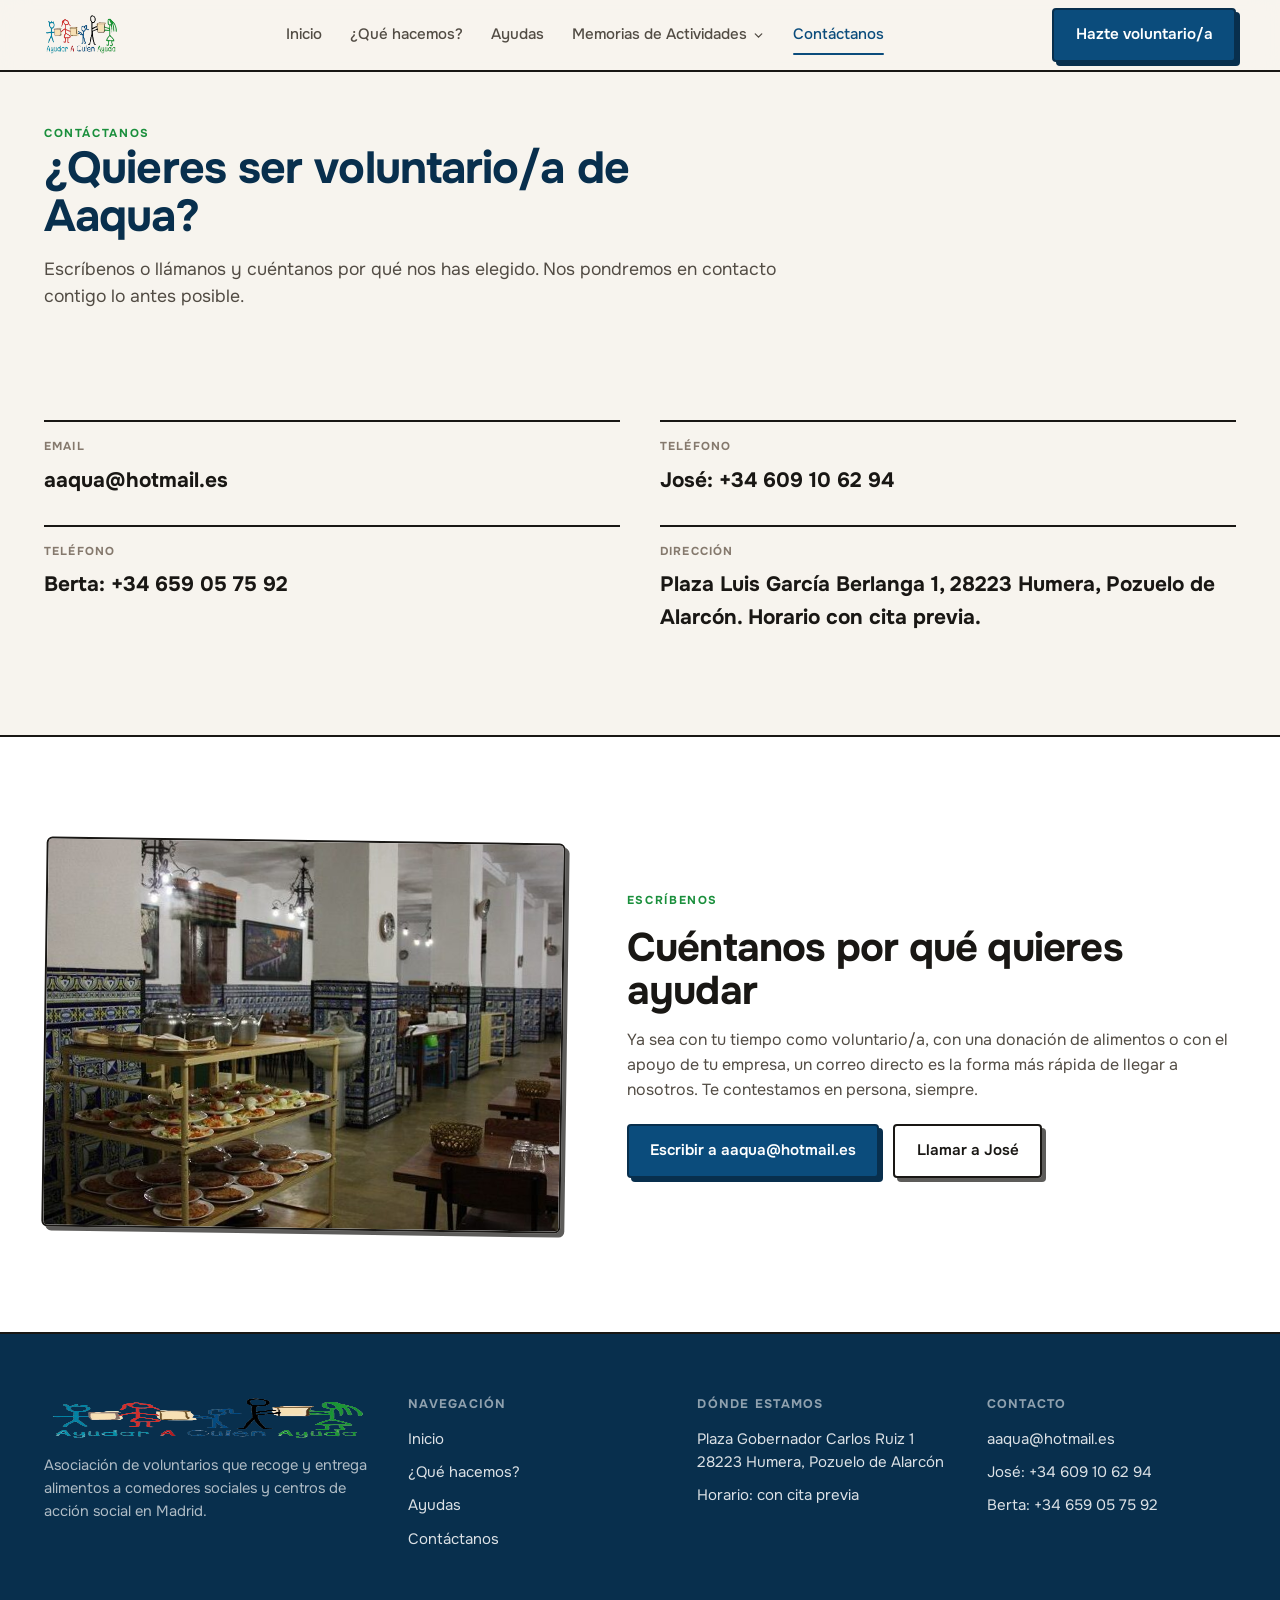
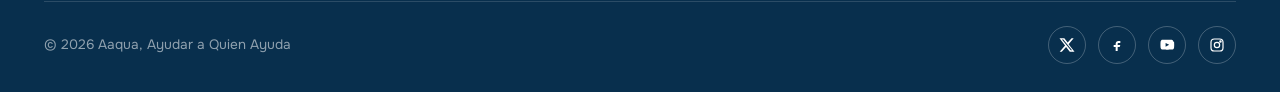
<file: contacto.html>
<!doctype html>
<html lang="es">
<head>
<meta charset="utf-8" />
<meta name="viewport" content="width=device-width, initial-scale=1" />
<title>Contáctanos - Aaqua</title>
<meta name="description" content="Hazte voluntario de Aaqua o contacta con nosotros por teléfono, email o en persona en Pozuelo de Alarcón." />
<link rel="icon" href="assets/img/logo.png" />
<link rel="stylesheet" href="css/style.css" />
</head>
<body>
<a class="skip-link" href="#main">Saltar al contenido</a>

<header class="site-header">
  <div class="wrap">
    <a class="brand" href="index.html">
      <img src="assets/img/logo.png" alt="Aaqua, Ayudar a Quien Ayuda" />
    </a>
    <nav class="nav-links" aria-label="Principal">
      <a href="index.html">Inicio</a>
      <a href="que-hacemos.html">¿Qué hacemos?</a>
      <a href="ayudas.html">Ayudas</a>
      <div class="nav-dropdown" data-dropdown>
        <button type="button" aria-haspopup="true" aria-expanded="false">
          Memorias de Actividades
          <svg viewBox="0 0 20 20" fill="none" stroke="currentColor" stroke-width="2" stroke-linecap="round"><path d="M5 7.5 10 12.5 15 7.5"/></svg>
        </button>
        <div class="nav-dropdown-menu">
          <a href="http://www.aaqua.es/wp-content/uploads/2026/06/MEMORIA-ACTIVIDADES-2025.pdf" target="_blank" rel="noopener">Memoria 2025</a>
          <a href="http://www.aaqua.es/wp-content/uploads/2025/03/MEMORIA-ACTIVIDADES_2024.pdf" target="_blank" rel="noopener">Memoria 2024</a>
          <a href="http://www.aaqua.es/wp-content/uploads/2024/12/MEMORIA-ACTIVIDADES_2023_2.pdf" target="_blank" rel="noopener">Memoria 2023</a>
          <a href="http://www.aaqua.es/wp-content/uploads/2024/12/MEMORIA-ACTIVIDADES_2022.pdf" target="_blank" rel="noopener">Memoria 2022</a>
          <a href="http://www.aaqua.es/wp-content/uploads/2024/12/MEMORIA-ACTIVIDADES_2021.pdf" target="_blank" rel="noopener">Memoria 2021</a>
        </div>
      </div>
      <a href="contacto.html" aria-current="page">Contáctanos</a>
    </nav>
    <div class="nav-cta">
      <a class="btn btn-primary" href="contacto.html"><span class="btn-primary-label">Hazte voluntario/a</span></a>
      <button class="nav-toggle" type="button" data-nav-toggle aria-expanded="false" aria-controls="mobile-panel" aria-label="Abrir menú">
        <svg viewBox="0 0 24 24" fill="none" stroke="currentColor" stroke-width="1.8" stroke-linecap="round"><path d="M3 6h18M3 12h18M3 18h18"/></svg>
      </button>
    </div>
  </div>
</header>

<div class="mobile-panel" id="mobile-panel" data-mobile-panel>
  <a class="btn btn-primary mobile-cta" href="contacto.html" style="display:flex; justify-content:center; margin-bottom:18px;">Hazte voluntario/a</a>
  <a href="index.html">Inicio</a>
  <a href="que-hacemos.html">¿Qué hacemos?</a>
  <a href="ayudas.html">Ayudas</a>
  <a href="contacto.html">Contáctanos</a>
</div>

<main id="main">

  <section class="page-hero">
    <div class="wrap">
      <span class="eyebrow">Contáctanos</span>
      <h1>¿Quieres ser voluntario/a de Aaqua?</h1>
      <p class="lede">Escríbenos o llámanos y cuéntanos por qué nos has elegido. Nos pondremos en contacto contigo lo antes posible.</p>
    </div>
  </section>

  <section>
    <div class="wrap">
      <div class="contact-list" data-reveal>
        <a href="mailto:aaqua@hotmail.es">
          <span class="label">Email</span>
          <span class="value">aaqua@hotmail.es</span>
        </a>
        <a href="tel:+34609106294">
          <span class="label">Teléfono</span>
          <span class="value">José: +34 609 10 62 94</span>
        </a>
        <a href="tel:+34659057592">
          <span class="label">Teléfono</span>
          <span class="value">Berta: +34 659 05 75 92</span>
        </a>
        <div>
          <span class="label">Dirección</span>
          <span class="value">Plaza Luis García Berlanga 1, 28223 Humera, Pozuelo de Alarcón. Horario con cita previa.</span>
        </div>
      </div>
    </div>
  </section>

  <section class="section-alt">
    <div class="wrap split" data-reveal>
      <div class="split-media">
        <img src="assets/img/comedor-1.jpg" alt="Comedor social que recibe la ayuda de Aaqua" />
      </div>
      <div class="split-copy">
        <span class="eyebrow">Escríbenos</span>
        <h2 class="section-title">Cuéntanos por qué quieres ayudar</h2>
        <p>Ya sea con tu tiempo como voluntario/a, con una donación de alimentos o con el apoyo de tu empresa, un correo directo es la forma más rápida de llegar a nosotros. Te contestamos en persona, siempre.</p>
        <div class="hero-actions">
          <a class="btn btn-primary" href="mailto:aaqua@hotmail.es">Escribir a aaqua@hotmail.es</a>
          <a class="btn btn-ghost" href="tel:+34609106294">Llamar a José</a>
        </div>
      </div>
    </div>
  </section>

</main>

<footer class="site-footer">
  <div class="wrap">
    <div class="footer-top">
      <div class="footer-brand">
        <img src="assets/img/logo.png" alt="Aaqua, Ayudar a Quien Ayuda" />
        <p>Asociación de voluntarios que recoge y entrega alimentos a comedores sociales y centros de acción social en Madrid.</p>
      </div>
      <div class="footer-col">
        <h4>Navegación</h4>
        <a href="index.html">Inicio</a>
        <a href="que-hacemos.html">¿Qué hacemos?</a>
        <a href="ayudas.html">Ayudas</a>
        <a href="contacto.html">Contáctanos</a>
      </div>
      <div class="footer-col">
        <h4>Dónde estamos</h4>
        <p>Plaza Gobernador Carlos Ruiz 1<br />28223 Humera, Pozuelo de Alarcón</p>
        <p>Horario: con cita previa</p>
      </div>
      <div class="footer-col">
        <h4>Contacto</h4>
        <a href="mailto:aaqua@hotmail.es">aaqua@hotmail.es</a>
        <a href="tel:+34609106294">José: +34 609 10 62 94</a>
        <a href="tel:+34659057592">Berta: +34 659 05 75 92</a>
      </div>
    </div>
    <div class="footer-bottom">
      <p>© <span data-year>2026</span> Aaqua, Ayudar a Quien Ayuda</p>
      <div class="social-row" aria-label="Redes sociales">
        <a href="https://x.com" target="_blank" rel="noopener" aria-label="X (Twitter)"><svg viewBox="0 0 24 24" fill="currentColor"><path d="M18.9 2H22l-7.6 8.7L23.3 22h-7.1l-5.6-7-6.4 7H1l8.1-9.3L0.7 2h7.3l5 6.4L18.9 2Zm-1.2 18h1.9L6.4 3.9H4.4L17.7 20Z"/></svg></a>
        <a href="https://facebook.com" target="_blank" rel="noopener" aria-label="Facebook"><svg viewBox="0 0 24 24" fill="currentColor"><path d="M14 9h3V6h-3c-2.2 0-4 1.8-4 4v2H7v3h3v6h3v-6h3l1-3h-4v-2c0-.6.4-1 1-1Z"/></svg></a>
        <a href="https://youtube.com" target="_blank" rel="noopener" aria-label="YouTube"><svg viewBox="0 0 24 24" fill="currentColor"><path d="M21.6 7.2s-.2-1.5-.8-2.1c-.8-.8-1.7-.8-2.1-.9C15.9 4 12 4 12 4s-3.9 0-6.7.2c-.4 0-1.3.1-2.1.9-.6.6-.8 2.1-.8 2.1S2.2 9 2.2 10.7v1.6c0 1.7.2 3.5.2 3.5s.2 1.5.8 2.1c.8.8 1.9.8 2.3.9 1.7.2 7.5.2 7.5.2s3.9 0 6.7-.2c.4 0 1.3-.1 2.1-.9.6-.6.8-2.1.8-2.1s.2-1.8.2-3.5v-1.6c0-1.7-.2-3.5-.2-3.5ZM9.9 14.6V8.9l5.4 2.9-5.4 2.8Z"/></svg></a>
        <a href="https://instagram.com" target="_blank" rel="noopener" aria-label="Instagram"><svg viewBox="0 0 24 24" fill="none" stroke="currentColor" stroke-width="1.8"><rect x="3" y="3" width="18" height="18" rx="5"/><circle cx="12" cy="12" r="4"/><circle cx="17.2" cy="6.8" r="1"/></svg></a>
      </div>
    </div>
  </div>
</footer>

<script src="js/main.js"></script>
</body>
</html>
</file>
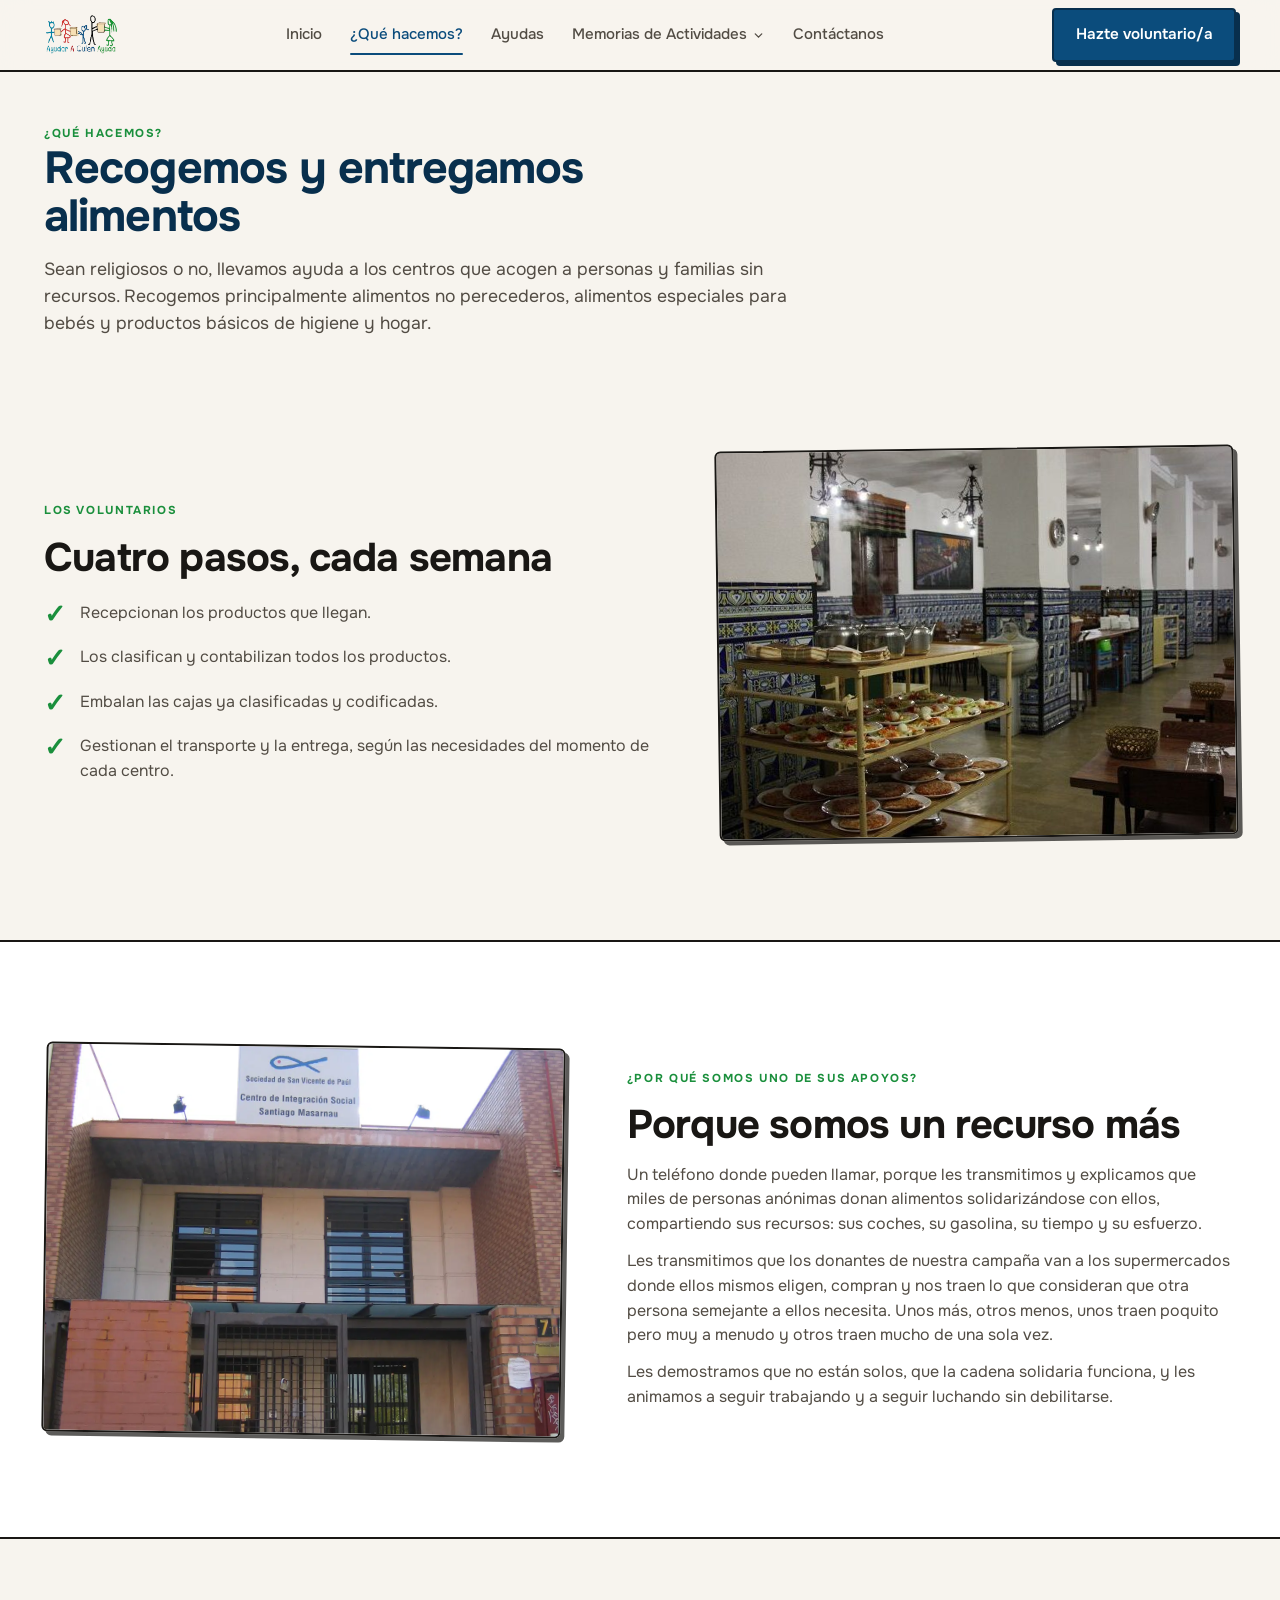
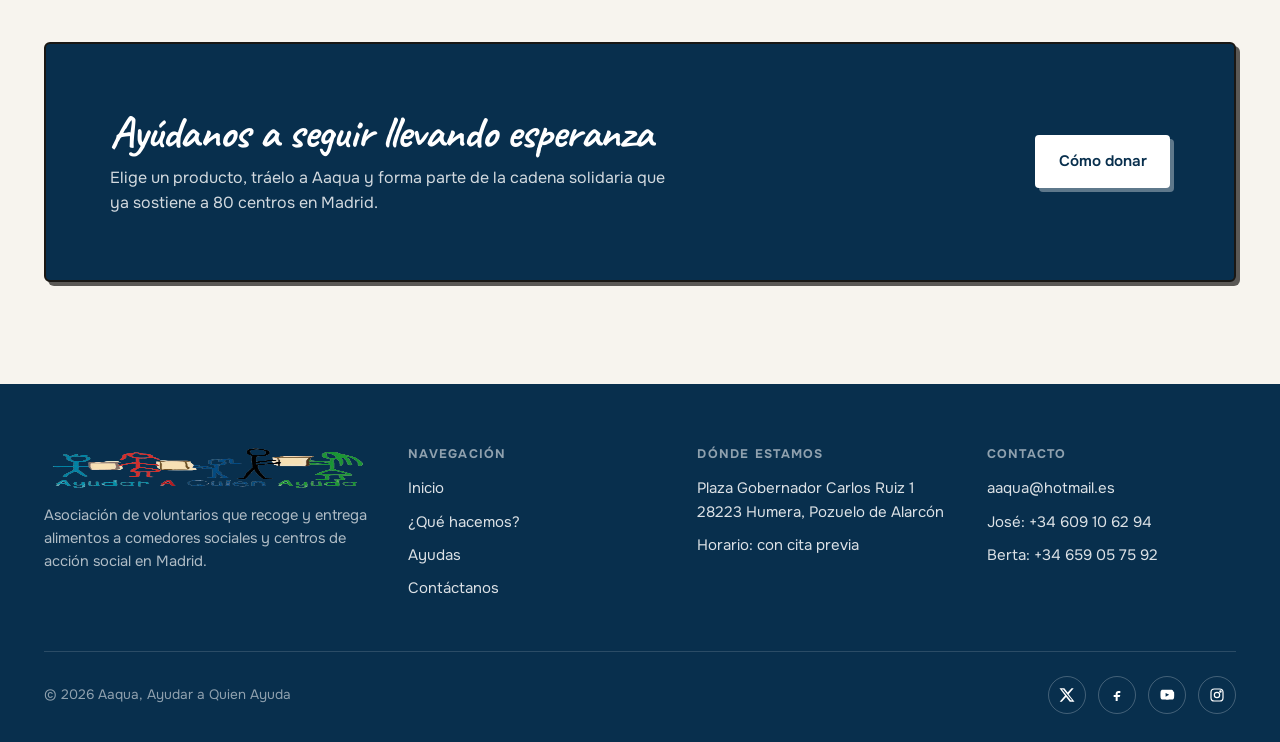
<file: que-hacemos.html>
<!doctype html>
<html lang="es">
<head>
<meta charset="utf-8" />
<meta name="viewport" content="width=device-width, initial-scale=1" />
<title>¿Qué hacemos? - Aaqua</title>
<meta name="description" content="Recogemos, clasificamos y entregamos alimentos y productos básicos a comedores sociales y centros de acción social en Madrid." />
<link rel="icon" href="assets/img/logo.png" />
<link rel="stylesheet" href="css/style.css" />
</head>
<body>
<a class="skip-link" href="#main">Saltar al contenido</a>

<header class="site-header">
  <div class="wrap">
    <a class="brand" href="index.html">
      <img src="assets/img/logo.png" alt="Aaqua, Ayudar a Quien Ayuda" />
    </a>
    <nav class="nav-links" aria-label="Principal">
      <a href="index.html">Inicio</a>
      <a href="que-hacemos.html" aria-current="page">¿Qué hacemos?</a>
      <a href="ayudas.html">Ayudas</a>
      <div class="nav-dropdown" data-dropdown>
        <button type="button" aria-haspopup="true" aria-expanded="false">
          Memorias de Actividades
          <svg viewBox="0 0 20 20" fill="none" stroke="currentColor" stroke-width="2" stroke-linecap="round"><path d="M5 7.5 10 12.5 15 7.5"/></svg>
        </button>
        <div class="nav-dropdown-menu">
          <a href="http://www.aaqua.es/wp-content/uploads/2026/06/MEMORIA-ACTIVIDADES-2025.pdf" target="_blank" rel="noopener">Memoria 2025</a>
          <a href="http://www.aaqua.es/wp-content/uploads/2025/03/MEMORIA-ACTIVIDADES_2024.pdf" target="_blank" rel="noopener">Memoria 2024</a>
          <a href="http://www.aaqua.es/wp-content/uploads/2024/12/MEMORIA-ACTIVIDADES_2023_2.pdf" target="_blank" rel="noopener">Memoria 2023</a>
          <a href="http://www.aaqua.es/wp-content/uploads/2024/12/MEMORIA-ACTIVIDADES_2022.pdf" target="_blank" rel="noopener">Memoria 2022</a>
          <a href="http://www.aaqua.es/wp-content/uploads/2024/12/MEMORIA-ACTIVIDADES_2021.pdf" target="_blank" rel="noopener">Memoria 2021</a>
        </div>
      </div>
      <a href="contacto.html">Contáctanos</a>
    </nav>
    <div class="nav-cta">
      <a class="btn btn-primary" href="contacto.html"><span class="btn-primary-label">Hazte voluntario/a</span></a>
      <button class="nav-toggle" type="button" data-nav-toggle aria-expanded="false" aria-controls="mobile-panel" aria-label="Abrir menú">
        <svg viewBox="0 0 24 24" fill="none" stroke="currentColor" stroke-width="1.8" stroke-linecap="round"><path d="M3 6h18M3 12h18M3 18h18"/></svg>
      </button>
    </div>
  </div>
</header>

<div class="mobile-panel" id="mobile-panel" data-mobile-panel>
  <a class="btn btn-primary mobile-cta" href="contacto.html" style="display:flex; justify-content:center; margin-bottom:18px;">Hazte voluntario/a</a>
  <a href="index.html">Inicio</a>
  <a href="que-hacemos.html">¿Qué hacemos?</a>
  <a href="ayudas.html">Ayudas</a>
  <a href="contacto.html">Contáctanos</a>
</div>

<main id="main">

  <section class="page-hero">
    <div class="wrap">
      <span class="eyebrow">¿Qué hacemos?</span>
      <h1>Recogemos y entregamos alimentos</h1>
      <p class="lede">Sean religiosos o no, llevamos ayuda a los centros que acogen a personas y familias sin recursos. Recogemos principalmente alimentos no perecederos, alimentos especiales para bebés y productos básicos de higiene y hogar.</p>
    </div>
  </section>

  <section>
    <div class="wrap split reverse" data-reveal>
      <div class="split-media">
        <img src="assets/img/comedor-1.jpg" alt="Comedor social con bandejas de comida preparadas para su reparto" />
      </div>
      <div class="split-copy">
        <span class="eyebrow">Los voluntarios</span>
        <h2 class="section-title">Cuatro pasos, cada semana</h2>
        <ul class="hand-list">
          <li><span class="mark">✓</span><p>Recepcionan los productos que llegan.</p></li>
          <li><span class="mark">✓</span><p>Los clasifican y contabilizan todos los productos.</p></li>
          <li><span class="mark">✓</span><p>Embalan las cajas ya clasificadas y codificadas.</p></li>
          <li><span class="mark">✓</span><p>Gestionan el transporte y la entrega, según las necesidades del momento de cada centro.</p></li>
        </ul>
      </div>
    </div>
  </section>

  <section class="section-alt">
    <div class="wrap split" data-reveal>
      <div class="split-media">
        <img src="assets/img/comedor-3.webp" alt="Entrada del Centro de Integración Social Santiago Masarnau" />
      </div>
      <div class="split-copy">
        <span class="eyebrow">¿Por qué somos uno de sus apoyos?</span>
        <h2 class="section-title">Porque somos un recurso más</h2>
        <p>Un teléfono donde pueden llamar, porque les transmitimos y explicamos que miles de personas anónimas donan alimentos solidarizándose con ellos, compartiendo sus recursos: sus coches, su gasolina, su tiempo y su esfuerzo.</p>
        <p>Les transmitimos que los donantes de nuestra campaña van a los supermercados donde ellos mismos eligen, compran y nos traen lo que consideran que otra persona semejante a ellos necesita. Unos más, otros menos, unos traen poquito pero muy a menudo y otros traen mucho de una sola vez.</p>
        <p>Les demostramos que no están solos, que la cadena solidaria funciona, y les animamos a seguir trabajando y a seguir luchando sin debilitarse.</p>
      </div>
    </div>
  </section>

  <section>
    <div class="wrap">
      <div class="cta-banner" data-reveal>
        <div>
          <h2>Ayúdanos a seguir llevando esperanza</h2>
          <p>Elige un producto, tráelo a Aaqua y forma parte de la cadena solidaria que ya sostiene a 80 centros en Madrid.</p>
        </div>
        <a class="btn btn-on-navy" href="index.html#como-donar">Cómo donar</a>
      </div>
    </div>
  </section>

</main>

<footer class="site-footer">
  <div class="wrap">
    <div class="footer-top">
      <div class="footer-brand">
        <img src="assets/img/logo.png" alt="Aaqua, Ayudar a Quien Ayuda" />
        <p>Asociación de voluntarios que recoge y entrega alimentos a comedores sociales y centros de acción social en Madrid.</p>
      </div>
      <div class="footer-col">
        <h4>Navegación</h4>
        <a href="index.html">Inicio</a>
        <a href="que-hacemos.html">¿Qué hacemos?</a>
        <a href="ayudas.html">Ayudas</a>
        <a href="contacto.html">Contáctanos</a>
      </div>
      <div class="footer-col">
        <h4>Dónde estamos</h4>
        <p>Plaza Gobernador Carlos Ruiz 1<br />28223 Humera, Pozuelo de Alarcón</p>
        <p>Horario: con cita previa</p>
      </div>
      <div class="footer-col">
        <h4>Contacto</h4>
        <a href="mailto:aaqua@hotmail.es">aaqua@hotmail.es</a>
        <a href="tel:+34609106294">José: +34 609 10 62 94</a>
        <a href="tel:+34659057592">Berta: +34 659 05 75 92</a>
      </div>
    </div>
    <div class="footer-bottom">
      <p>© <span data-year>2026</span> Aaqua, Ayudar a Quien Ayuda</p>
      <div class="social-row" aria-label="Redes sociales">
        <a href="https://x.com" target="_blank" rel="noopener" aria-label="X (Twitter)"><svg viewBox="0 0 24 24" fill="currentColor"><path d="M18.9 2H22l-7.6 8.7L23.3 22h-7.1l-5.6-7-6.4 7H1l8.1-9.3L0.7 2h7.3l5 6.4L18.9 2Zm-1.2 18h1.9L6.4 3.9H4.4L17.7 20Z"/></svg></a>
        <a href="https://facebook.com" target="_blank" rel="noopener" aria-label="Facebook"><svg viewBox="0 0 24 24" fill="currentColor"><path d="M14 9h3V6h-3c-2.2 0-4 1.8-4 4v2H7v3h3v6h3v-6h3l1-3h-4v-2c0-.6.4-1 1-1Z"/></svg></a>
        <a href="https://youtube.com" target="_blank" rel="noopener" aria-label="YouTube"><svg viewBox="0 0 24 24" fill="currentColor"><path d="M21.6 7.2s-.2-1.5-.8-2.1c-.8-.8-1.7-.8-2.1-.9C15.9 4 12 4 12 4s-3.9 0-6.7.2c-.4 0-1.3.1-2.1.9-.6.6-.8 2.1-.8 2.1S2.2 9 2.2 10.7v1.6c0 1.7.2 3.5.2 3.5s.2 1.5.8 2.1c.8.8 1.9.8 2.3.9 1.7.2 7.5.2 7.5.2s3.9 0 6.7-.2c.4 0 1.3-.1 2.1-.9.6-.6.8-2.1.8-2.1s.2-1.8.2-3.5v-1.6c0-1.7-.2-3.5-.2-3.5ZM9.9 14.6V8.9l5.4 2.9-5.4 2.8Z"/></svg></a>
        <a href="https://instagram.com" target="_blank" rel="noopener" aria-label="Instagram"><svg viewBox="0 0 24 24" fill="none" stroke="currentColor" stroke-width="1.8"><rect x="3" y="3" width="18" height="18" rx="5"/><circle cx="12" cy="12" r="4"/><circle cx="17.2" cy="6.8" r="1"/></svg></a>
      </div>
    </div>
  </div>
</footer>

<script src="js/main.js"></script>
</body>
</html>
</file>
<file: css/style.css>
/* Aaqua, Ayudar a Quien Ayuda. Reversion 2026.
   Direccion: el logo es un dibujo a mano de figuras de palitos.
   El sitio le hace eco a eso: menos tarjeta-con-sombra, mas trazo,
   numeros grandes a mano y composicion que cambia de seccion a seccion. */

@font-face {
  font-family: 'Onest';
  src: url('../assets/fonts/onest-variable.woff2') format('woff2-variations'),
       url('../assets/fonts/onest-variable.woff2') format('woff2');
  font-weight: 400 800;
  font-style: normal;
  font-display: swap;
}
@font-face {
  font-family: 'Caveat';
  src: url('../assets/fonts/caveat-variable.woff2') format('woff2-variations'),
       url('../assets/fonts/caveat-variable.woff2') format('woff2');
  font-weight: 500 700;
  font-style: normal;
  font-display: swap;
}

:root {
  --navy: #0b4c7c;
  --navy-dark: #082f4d;
  /* Fondos que deben verse siempre oscuros (footer, banner, etiqueta sobre foto),
     sin invertir en modo oscuro como si hacen --navy y --navy-dark cuando se usan como texto. */
  --navy-surface: #0b4c7c;
  --navy-surface-dark: #082f4d;
  --navy-soft: #e7eef4;
  --green: #1a8f3c;
  --red: #c22f28;
  --paper: #f7f4ee;
  --surface: #ffffff;
  --ink: #191714;
  --ink-soft: #524c44;
  --ink-faint: #85796d;
  --line: rgba(25, 23, 20, 0.16);
  --line-strong: rgba(25, 23, 20, 0.7);
  --radius: 6px;
  --radius-sm: 4px;
  --sketch: 4px 4px 0 0 var(--line-strong);
  --sketch-navy: 4px 4px 0 0 var(--navy-surface-dark);
  --font: 'Onest', system-ui, -apple-system, 'Segoe UI', sans-serif;
  --font-hand: 'Caveat', 'Segoe Print', cursive;
  --nav-h: 72px;
  color-scheme: light;
}

@media (prefers-color-scheme: dark) {
  :root {
    --navy: #5aa3da;
    --navy-dark: #bcdcf7;
    --navy-soft: #16283a;
    --green: #3fbf68;
    --red: #e2695f;
    --paper: #14181b;
    --surface: #1c2226;
    --ink: #f1ede4;
    --ink-soft: #c8c1b5;
    --ink-faint: #8f887c;
    --line: rgba(255, 255, 255, 0.16);
    --line-strong: rgba(255, 255, 255, 0.7);
    color-scheme: dark;
  }
}

* { box-sizing: border-box; }
html { -webkit-text-size-adjust: 100%; }

@media (prefers-reduced-motion: no-preference) {
  html { scroll-behavior: smooth; }
}

body {
  margin: 0;
  background: var(--paper);
  color: var(--ink);
  font-family: var(--font);
  font-size: 16px;
  line-height: 1.55;
  -webkit-font-smoothing: antialiased;
}

img { max-width: 100%; display: block; }
a { color: inherit; }
ul { margin: 0; padding: 0; list-style: none; }
button { font-family: inherit; }

.wrap {
  width: 100%;
  max-width: 1240px;
  margin: 0 auto;
  padding: 0 24px;
}

h1, h2, h3, h4 { margin: 0; font-weight: 700; letter-spacing: -0.02em; line-height: 1.08; }

h2.section-title {
  font-size: clamp(1.7rem, 1.35rem + 1.5vw, 2.5rem);
  max-width: 24ch;
}

p { margin: 0; color: var(--ink-soft); }
.lede { font-size: 1.1rem; max-width: 62ch; }

/* Trazo a mano: numeros y palabras de enfasis, nunca texto corrido */
.hand {
  font-family: var(--font-hand);
  font-weight: 600;
  line-height: 1;
}

/* Garabato horizontal, motivo recurrente del logo dibujado a mano */
.squiggle { display: block; height: 14px; }
.squiggle path { fill: none; stroke-width: 3.5; stroke-linecap: round; }

/* ---------- Buttons ---------- */
.btn {
  display: inline-flex;
  align-items: center;
  gap: 0.5em;
  padding: 0.85em 1.4em;
  border-radius: var(--radius-sm);
  font-weight: 600;
  font-size: 0.95rem;
  text-decoration: none;
  white-space: nowrap;
  border: 2px solid var(--ink);
  cursor: pointer;
  transition: transform 0.15s ease, box-shadow 0.15s ease;
  box-shadow: var(--sketch);
}
.btn:active { transform: translate(4px, 4px); box-shadow: none; }
.btn-primary { background: var(--navy); color: #fff; border-color: var(--navy-surface-dark); box-shadow: var(--sketch-navy); }
.btn-primary:hover { transform: translate(-1px, -1px); box-shadow: 5px 5px 0 0 var(--navy-surface-dark); }
.btn-ghost { background: transparent; color: var(--ink); }
.btn-ghost:hover { transform: translate(-1px, -1px); box-shadow: 5px 5px 0 0 var(--line-strong); }
.btn-on-navy { background: #fff; color: var(--navy-surface-dark); border-color: #fff; box-shadow: 4px 4px 0 0 rgba(255,255,255,0.35); }
.btn-on-navy:hover { transform: translate(-1px, -1px); }

/* ---------- Nav ---------- */
.site-header {
  position: sticky;
  top: 0;
  z-index: 60;
  height: var(--nav-h);
  display: flex;
  align-items: center;
  background: color-mix(in srgb, var(--paper) 88%, transparent);
  backdrop-filter: blur(14px) saturate(140%);
  -webkit-backdrop-filter: blur(14px) saturate(140%);
  border-bottom: 2px solid var(--ink);
}
.site-header .wrap { display: flex; align-items: center; justify-content: space-between; gap: 24px; }
.brand { display: flex; align-items: center; gap: 10px; text-decoration: none; }
.brand img { height: 40px; width: auto; }
.brand span { font-weight: 700; font-size: 1.02rem; letter-spacing: -0.01em; color: var(--navy-dark); }

.nav-links { display: flex; align-items: center; gap: 28px; }
.nav-links a { text-decoration: none; font-weight: 500; font-size: 0.94rem; color: var(--ink-soft); position: relative; padding: 6px 0; }
.nav-links a:hover, .nav-links a[aria-current="page"] { color: var(--navy); }
.nav-links a[aria-current="page"]::after {
  content: ""; position: absolute; left: 0; right: 0; bottom: -2px; height: 2px; background: var(--navy); border-radius: 2px;
}

.nav-dropdown { position: relative; }
.nav-dropdown > button {
  background: none; border: none; font: inherit; font-weight: 500; font-size: 0.94rem; color: var(--ink-soft);
  display: flex; align-items: center; gap: 5px; cursor: pointer; padding: 6px 0;
}
.nav-dropdown > button:hover { color: var(--navy); }
.nav-dropdown svg { width: 13px; height: 13px; transition: transform 0.2s ease; }
.nav-dropdown[data-open="true"] svg { transform: rotate(180deg); }
.nav-dropdown-menu {
  position: absolute; top: calc(100% + 14px); left: 50%; transform: translateX(-50%) translateY(-6px);
  background: var(--surface); border: 2px solid var(--ink); border-radius: var(--radius-sm);
  box-shadow: var(--sketch); padding: 8px; min-width: 200px;
  opacity: 0; pointer-events: none; transition: opacity 0.18s ease, transform 0.18s ease;
}
.nav-dropdown[data-open="true"] .nav-dropdown-menu { opacity: 1; pointer-events: auto; transform: translateX(-50%) translateY(0); }
.nav-dropdown-menu a {
  display: block; padding: 9px 12px; border-radius: 3px; font-size: 0.9rem; font-weight: 500; color: var(--ink-soft); text-decoration: none;
}
.nav-dropdown-menu a:hover { background: var(--navy-soft); color: var(--navy); }

.nav-cta { display: flex; align-items: center; gap: 14px; }
.nav-toggle { display: none; background: none; border: none; padding: 8px; cursor: pointer; }
.nav-toggle svg { width: 24px; height: 24px; color: var(--navy-dark); }

@media (max-width: 900px) {
  .nav-links { display: none; }
  .nav-toggle { display: inline-flex; }
  .nav-cta .btn-primary { display: none; }
}

.mobile-cta { margin-bottom: 8px; }

.mobile-panel {
  position: fixed; inset: var(--nav-h) 0 0 0; background: var(--paper); z-index: 55;
  padding: 20px 24px 40px; display: none; overflow-y: auto;
}
.mobile-panel[data-open="true"] { display: block; }
.mobile-panel a { display: block; padding: 14px 4px; font-size: 1.1rem; font-weight: 600; text-decoration: none; color: var(--ink); border-bottom: 1px solid var(--line); }
.mobile-panel .mobile-sub { padding-left: 14px; }
.mobile-panel .mobile-sub a { font-size: 0.95rem; font-weight: 500; color: var(--ink-soft); border-bottom: none; padding: 10px 4px; }

/* ---------- Hero ---------- */
.hero { padding: 44px 0 clamp(48px, 8vw, 88px); }
.hero .wrap {
  display: grid; grid-template-columns: 1.05fr 0.95fr; gap: clamp(28px, 4vw, 64px); align-items: center;
}
.hero-copy { display: flex; flex-direction: column; gap: 20px; align-items: flex-start; }
.eyebrow {
  font-size: 0.72rem; font-weight: 700; letter-spacing: 0.14em; text-transform: uppercase; color: var(--green);
}
.hero h1 {
  font-size: clamp(2rem, 1.5rem + 2.2vw, 3.3rem);
  color: var(--navy-dark);
}
/* Staggered Text (reactbits.dev), reimplementado en CSS puro: cada palabra
   entra con blur + desplazamiento desde arriba, en cascada de 80ms. */
@keyframes stagger-in {
  from { opacity: 0; transform: translateY(-0.28em); filter: blur(6px); }
  to   { opacity: 1; transform: translateY(0); filter: blur(0); }
}
.stagger-word {
  display: inline-block;
  animation: stagger-in 1.2s cubic-bezier(0.16, 1, 0.3, 1) both;
}
.stagger-text .stagger-word:nth-child(1) { animation-delay: 0ms; }
.stagger-text .stagger-word:nth-child(2) { animation-delay: 160ms; }
.stagger-text .stagger-word:nth-child(3) { animation-delay: 320ms; }
.stagger-text .stagger-word:nth-child(4) { animation-delay: 480ms; }
@media (prefers-reduced-motion: reduce) {
  .stagger-word { animation: none; opacity: 1; filter: none; transform: none; }
}

.hero h1 .accent { position: relative; color: var(--green); font-style: normal; }
.hero h1 .accent svg { position: absolute; left: 0; bottom: -0.14em; width: 100%; height: 10px; }
.hero-quote {
  font-family: var(--font-hand);
  font-weight: 600;
  font-size: clamp(1.5rem, 1.2rem + 1vw, 2rem);
  color: var(--ink);
  max-width: 22ch;
  line-height: 1.15;
}
.hero-actions { display: flex; gap: 14px; flex-wrap: wrap; margin-top: 6px; }
.hero-media { position: relative; border-radius: var(--radius); overflow: hidden; box-shadow: var(--sketch-navy); border: 2px solid var(--navy-surface-dark); aspect-ratio: 4 / 5; transform: rotate(-1deg); }
.hero-media img { width: 100%; height: 100%; object-fit: cover; }
.hero-media-tag {
  position: absolute; left: 16px; bottom: 16px; background: color-mix(in srgb, var(--navy-surface-dark) 88%, transparent);
  color: #fff; padding: 9px 14px; border-radius: var(--radius-sm); font-size: 0.85rem; font-weight: 600; backdrop-filter: blur(6px);
}

@media (max-width: 860px) {
  .hero .wrap { grid-template-columns: 1fr; }
  .hero-media { order: -1; aspect-ratio: 16 / 10; transform: none; }
}

/* ---------- Sections ---------- */
section { padding: clamp(56px, 8vw, 104px) 0; }
.section-head { display: flex; flex-direction: column; gap: 14px; margin-bottom: clamp(32px, 5vw, 52px); }
.section-alt { background: var(--surface); border-top: 2px solid var(--ink); border-bottom: 2px solid var(--ink); }

/* Quienes somos: asymmetric split, foto ligeramente inclinada */
.split { display: grid; grid-template-columns: 0.92fr 1.08fr; gap: clamp(28px, 5vw, 72px); align-items: center; }
.split.reverse { grid-template-columns: 1.08fr 0.92fr; }
.split.reverse .split-media { order: 2; }
.split-media { border-radius: var(--radius); overflow: hidden; border: 2px solid var(--ink); box-shadow: var(--sketch); transform: rotate(0.8deg); }
.split.reverse .split-media { transform: rotate(-0.8deg); }
.split-media img { width: 100%; height: 100%; object-fit: cover; aspect-ratio: 4 / 3; }
.split-copy { display: flex; flex-direction: column; gap: 16px; }
.split-copy p + p { margin-top: -4px; }
@media (max-width: 860px) {
  .split, .split.reverse { grid-template-columns: 1fr; }
  .split.reverse .split-media { order: 0; }
  .split-media, .split.reverse .split-media { transform: none; }
}

/* Donamos / Recibimos: bloque estadistica + narrativa, sin tarjetas */
.stat-block { display: grid; grid-template-columns: 0.55fr 1fr; gap: clamp(24px, 5vw, 56px); align-items: start; }
.stat-block + .stat-block { margin-top: clamp(40px, 6vw, 64px); padding-top: clamp(40px, 6vw, 64px); border-top: 1px dashed var(--line-strong); }
.stat-num { font-family: var(--font-hand); font-weight: 700; font-size: clamp(4rem, 3rem + 5vw, 7rem); line-height: 0.85; color: var(--navy); }
.stat-copy h3 { font-size: 1.4rem; color: var(--navy-dark); margin-bottom: 10px; }
@media (max-width: 720px) { .stat-block { grid-template-columns: 1fr; } .stat-num { font-size: 4.5rem; } }

/* Comedores: lista tipografica separada por un trazo, no cajas */
.centers-list { display: flex; flex-wrap: wrap; align-items: center; gap: 0; font-size: clamp(1.1rem, 1rem + 0.6vw, 1.5rem); font-weight: 600; }
.centers-list li { display: flex; align-items: center; }
.centers-list li:not(:last-child)::after {
  content: ""; display: inline-block; width: 34px; height: 10px; margin: 0 18px;
  background: url("data:image/svg+xml,%3Csvg xmlns='http://www.w3.org/2000/svg' viewBox='0 0 34 10'%3E%3Cpath d='M1 5 Q 6 1, 11 5 T 21 5 T 31 5' fill='none' stroke='%23c22f28' stroke-width='2.4' stroke-linecap='round'/%3E%3C/svg%3E") center / contain no-repeat;
  flex-shrink: 0;
}
@media (max-width: 640px) {
  .centers-list { flex-direction: column; align-items: flex-start; gap: 14px; }
  .centers-list li:not(:last-child)::after { display: none; }
}

/* Cómo donar: lista conectada con numeros grandes a mano, sin tarjetas */
.steps { display: flex; flex-direction: column; }
.step {
  display: grid; grid-template-columns: 84px 1fr; gap: 20px; align-items: start;
  padding: clamp(20px, 3vw, 32px) 0; border-top: 1px dashed var(--line-strong);
}
.steps .step:last-child { border-bottom: 1px dashed var(--line-strong); }
.step-num { font-family: var(--font-hand); font-weight: 700; font-size: 3.6rem; line-height: 0.8; color: var(--red); }
.step h3 { font-size: 1.2rem; color: var(--ink); margin-bottom: 8px; }
.step-detail { font-size: 0.92rem; margin-top: 10px; color: var(--navy-dark); font-weight: 600; }
@media (max-width: 560px) { .step { grid-template-columns: 56px 1fr; } .step-num { font-size: 2.6rem; } }

/* Campañas timeline */
.campaigns { display: flex; flex-direction: column; }
.campaign-row {
  display: flex; align-items: baseline; justify-content: space-between; gap: 20px;
  padding: 22px 0; border-top: 1px solid var(--line);
}
.campaign-row:last-child { border-bottom: 1px solid var(--line); }
.campaign-row h3 { font-size: 1.15rem; color: var(--navy-dark); }
.campaign-date { font-family: var(--font-hand); font-weight: 600; font-size: 1.3rem; color: var(--ink-faint); }

/* Empresas que ayudan: texto que fluye, no grilla de celdas */
.logo-flow { font-size: clamp(1.05rem, 0.95rem + 0.5vw, 1.35rem); font-weight: 600; color: var(--ink-soft); line-height: 2; }
.logo-flow span { color: var(--navy-dark); }
.sep { color: var(--red); margin: 0 0.5em; font-family: var(--font-hand); font-size: 1.2em; font-style: normal; }

/* CTA banner */
.cta-banner {
  background: var(--navy-surface-dark);
  border: 2px solid var(--ink);
  border-radius: var(--radius); padding: clamp(36px, 6vw, 64px); color: #fff;
  display: grid; grid-template-columns: 1.3fr auto; gap: 28px; align-items: center;
  box-shadow: var(--sketch);
}
.cta-banner h2 { color: #fff; font-family: var(--font-hand); font-weight: 700; font-size: clamp(2rem, 1.6rem + 1.6vw, 2.8rem); }
.cta-banner p { color: rgba(255,255,255,0.82); margin-top: 10px; max-width: 52ch; }
@media (max-width: 760px) { .cta-banner { grid-template-columns: 1fr; text-align: left; } }

/* Contacto: lista de definicion tipografica, sin tarjetas */
.contact-list { display: grid; grid-template-columns: repeat(2, 1fr); gap: 28px 40px; }
.contact-list > div, .contact-list > a { padding-top: 16px; border-top: 2px solid var(--ink); text-decoration: none; display: block; }
.contact-list .label { font-size: 0.72rem; font-weight: 700; letter-spacing: 0.1em; text-transform: uppercase; color: var(--ink-faint); display: block; margin-bottom: 8px; }
.contact-list a .value, .contact-list .value { font-weight: 700; font-size: 1.3rem; color: var(--ink); }
.contact-list a:hover .value { color: var(--navy); }
@media (max-width: 640px) { .contact-list { grid-template-columns: 1fr; } }

/* Directorio (ayudas.html): parrafo que fluye en vez de nube de pastillas */
.directory-group { margin-bottom: 48px; }
.directory-group h3 { font-size: 1.2rem; color: var(--navy-dark); margin-bottom: 6px; }
.directory-group .directory-note { max-width: 60ch; margin-bottom: 18px; }
.flow-text { font-size: 1.02rem; line-height: 2; color: var(--ink-soft); }
.flow-text .hi { color: var(--navy-dark); font-weight: 700; }
.directory-featured { font-family: var(--font-hand); font-weight: 600; font-size: clamp(1.2rem, 1.05rem + 0.7vw, 1.6rem); color: var(--navy-dark); line-height: 1.9; margin-bottom: 10px; }
.flow-text { word-spacing: 0.05em; }

/* Footer */
.site-footer { background: var(--navy-surface-dark); color: rgba(255,255,255,0.86); padding: 64px 0 28px; }
.footer-top { display: grid; grid-template-columns: 1.3fr 1fr 1fr 1fr; gap: 40px; padding-bottom: 40px; border-bottom: 1px solid rgba(255,255,255,0.14); }
.footer-brand { display: flex; flex-direction: column; gap: 14px; }
.footer-brand img { height: 42px; }
.footer-brand p { color: rgba(255,255,255,0.68); max-width: 34ch; font-size: 0.92rem; }
.footer-col h4 { font-size: 0.78rem; letter-spacing: 0.1em; text-transform: uppercase; color: rgba(255,255,255,0.55); margin-bottom: 16px; }
.footer-col a, .footer-col p { display: block; color: rgba(255,255,255,0.86); text-decoration: none; font-size: 0.94rem; margin-bottom: 10px; }
.footer-col a:hover { color: #fff; }
.footer-bottom { display: flex; align-items: center; justify-content: space-between; gap: 18px; padding-top: 24px; flex-wrap: wrap; }
.footer-bottom p { color: rgba(255,255,255,0.55); font-size: 0.85rem; }
.social-row { display: flex; gap: 12px; }
.social-row a {
  width: 38px; height: 38px; border-radius: 50%; border: 1px solid rgba(255,255,255,0.24);
  display: flex; align-items: center; justify-content: center; transition: background 0.2s ease, border-color 0.2s ease;
}
.social-row a:hover { background: rgba(255,255,255,0.12); border-color: rgba(255,255,255,0.4); }
.social-row svg { width: 16px; height: 16px; color: #fff; }
@media (max-width: 900px) { .footer-top { grid-template-columns: 1fr 1fr; } }
@media (max-width: 560px) { .footer-top { grid-template-columns: 1fr; } .footer-bottom { flex-direction: column; align-items: flex-start; } }

/* Page hero (subpages) */
.page-hero { padding: 48px 0 8px; }
.page-hero .eyebrow { margin-bottom: 10px; }
.page-hero h1 { font-size: clamp(1.9rem, 1.5rem + 1.8vw, 2.8rem); color: var(--navy-dark); max-width: 20ch; }
.page-hero .lede { margin-top: 14px; }

/* Lista con marca de trazo en vez de icono en caja */
.hand-list { display: flex; flex-direction: column; gap: 16px; margin-top: 6px; }
.hand-list li { display: flex; gap: 14px; align-items: flex-start; }
.hand-list .mark { font-family: var(--font-hand); font-weight: 700; font-size: 1.6rem; color: var(--green); line-height: 1.1; flex-shrink: 0; }

/* Reveal on scroll */
[data-reveal] { opacity: 0; transform: translateY(18px); transition: opacity 0.6s cubic-bezier(0.16,1,0.3,1), transform 0.6s cubic-bezier(0.16,1,0.3,1); }
[data-reveal].is-visible { opacity: 1; transform: translateY(0); }
@media (prefers-reduced-motion: reduce) {
  [data-reveal] { opacity: 1; transform: none; transition: none; }
  * { scroll-behavior: auto !important; }
}

.skip-link {
  position: absolute; left: -999px; top: 0; background: var(--navy); color: #fff; padding: 12px 18px; border-radius: 0 0 8px 0; z-index: 100;
}
.skip-link:focus { left: 0; }

:focus-visible { outline: 2.5px solid var(--navy); outline-offset: 2px; }
</file>
